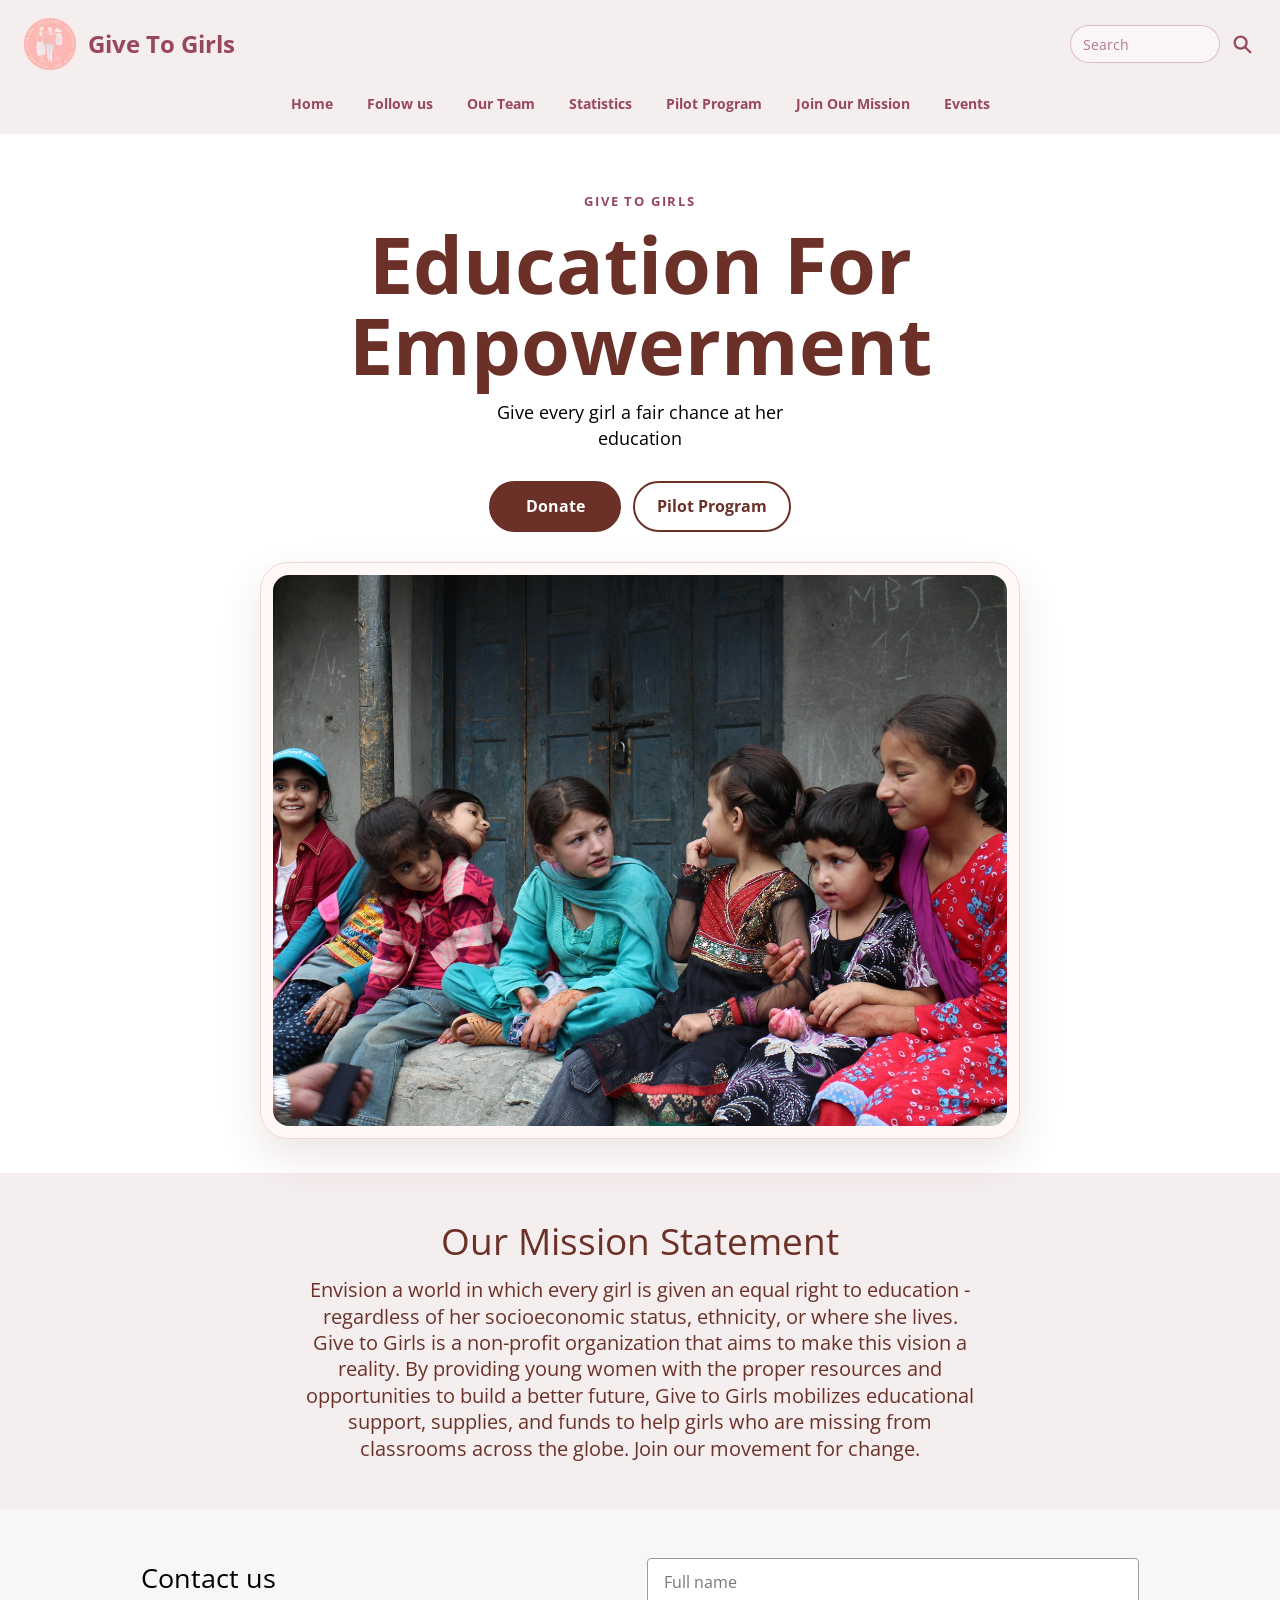
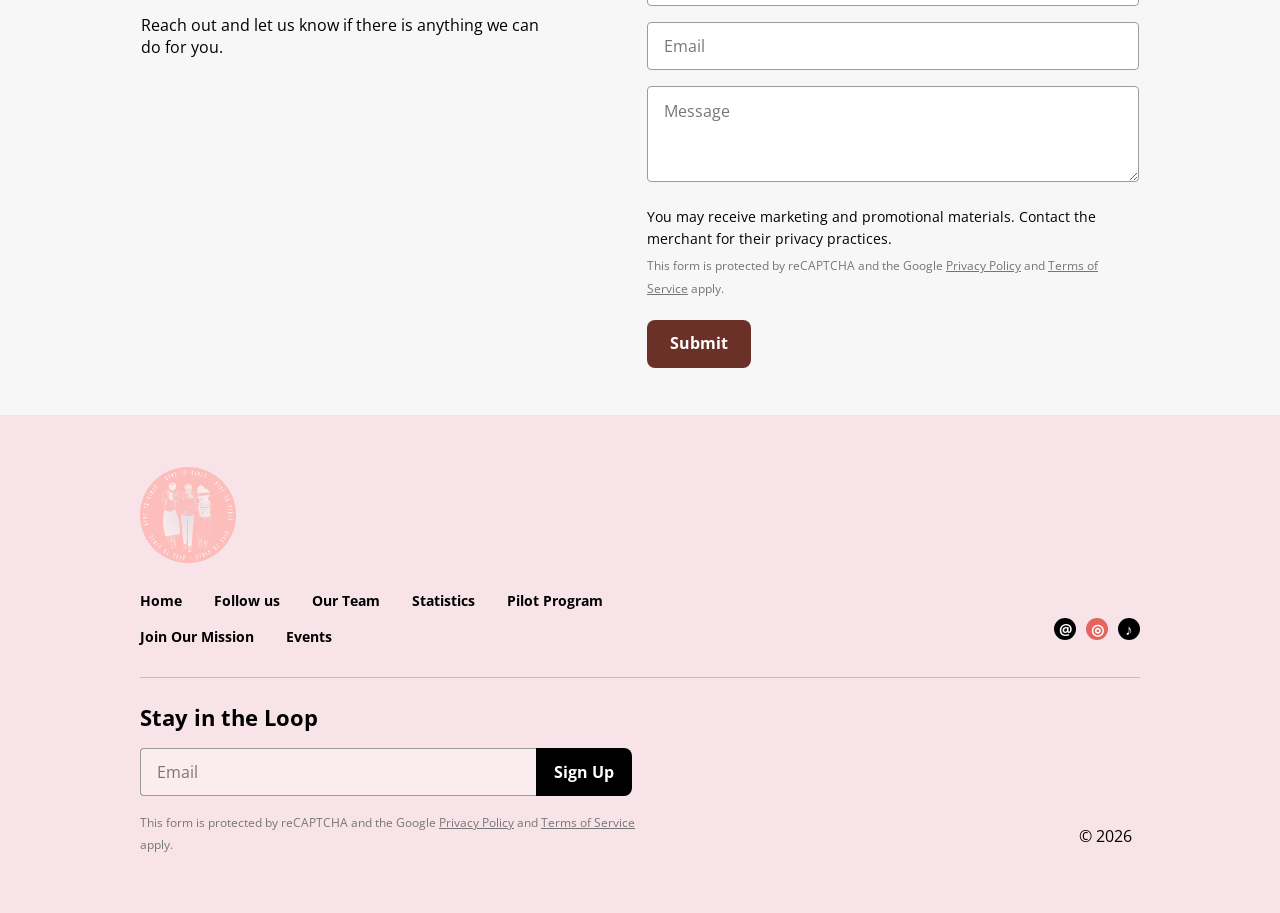
<file: index.html>
<!DOCTYPE html>
<html lang="en">
<head>
  <meta charset="UTF-8">
  <meta name="viewport" content="width=device-width, initial-scale=1.0">
  <title>Home | GiveToGirls</title>
  <link rel="preconnect" href="https://fonts.googleapis.com">
  <link rel="preconnect" href="https://fonts.gstatic.com" crossorigin>
  <link href="https://fonts.googleapis.com/css2?family=Open+Sans:wght@400;600;700&display=swap" rel="stylesheet">
  <link rel="stylesheet" href="styles.css?v=search">
</head>
<body>
  <header class="site-header">
    <div class="header-inner">
      <a class="site-title" href="index.html">
        <img src="gfg-footer-logo.png" alt="GiveToGirls logo">
        <span>Give To Girls</span>
      </a>
      <nav class="main-nav" aria-label="Main navigation">
        <a href="index.html">Home</a>
        <a href="follow-us.html">Follow us</a>
        <a href="our-team.html">Our Team</a>
        <a href="statistics.html">Statistics</a>
        <a href="pilot-program.html">Pilot Program</a>
        <a href="contact-us.html">Join Our Mission</a>
        <a href="events.html">Events</a>
      </nav>
      <form class="search-form" action="search.html" method="get" role="search">
        <input class="search-input" type="search" name="q" placeholder="Search" aria-label="Search site">
        <button class="search-button" type="submit" aria-label="Search">
          <svg viewBox="0 0 24 24" aria-hidden="true">
            <circle cx="10.5" cy="10.5" r="6.5"></circle>
            <path d="M15.5 15.5 21 21"></path>
          </svg>
        </button>
      </form>
    </div>
  </header>

  <main id="top">
    <section class="hero">
      <div class="hero-copy">
        <p class="hero-kicker">Give To Girls</p>
        <h1>Education For Empowerment</h1>
        <p>Give every girl a fair chance at her education</p>
        <div class="hero-actions">
          <a class="donate-button" href="contact-us.html">Donate</a>
          <a class="learn-button" href="pilot-program.html">Pilot Program</a>
        </div>
      </div>
      <figure class="hero-image">
        <img src="hero-girls.jpg" alt="Girls sitting together outside a classroom">
      </figure>
    </section>

    <section class="mission">
      <div class="mission-inner">
        <h2>Our Mission Statement</h2>
        <p>Envision a world in which every girl is given an equal right to education - regardless of her socioeconomic status, ethnicity, or where she lives. Give to Girls is a non-profit organization that aims to make this vision a reality. By providing young women with the proper resources and opportunities to build a better future, Give to Girls mobilizes educational support, supplies, and funds to help girls who are missing from classrooms across the globe. Join our movement for change.</p>
      </div>
    </section>

    <section class="contact-section" id="contact">
      <div class="contact-inner">
        <div class="contact-text">
          <h2>Contact us</h2>
          <p>Reach out and let us know if there is anything we can do for you.</p>
        </div>

        <form class="contact-form" action="https://formspree.io/f/xvzlljde" method="post" aria-label="Contact us">
          <input type="text" name="name" placeholder="Full name" aria-label="Full name">
          <input type="email" name="email" placeholder="Email" aria-label="Email" required>
          <textarea name="message" placeholder="Message" aria-label="Message"></textarea>
          <input type="hidden" name="_subject" value="New Give To Girls contact form submission">
          <p class="form-note">You may receive marketing and promotional materials. Contact the merchant for their privacy practices.</p>
          <p class="recaptcha">This form is protected by reCAPTCHA and the Google <a href="https://policies.google.com/privacy">Privacy Policy</a> and <a href="https://policies.google.com/terms">Terms of Service</a> apply.</p>
          <button class="submit-button" type="submit">Submit</button>
        </form>
      </div>
    </section>
  </main>

  <footer class="site-footer">
    <div class="footer-main">
      <div class="footer-top">
        <div class="footer-left">
          <a href="index.html" class="footer-logo-link" aria-label="GiveToGirls logo">
            <img class="footer-logo" src="gfg-footer-logo.png" alt="GiveToGirls logo">
          </a>
          <nav class="footer-nav" aria-label="Footer navigation">
            <a href="index.html">Home</a>
            <a href="follow-us.html">Follow us</a>
            <a href="our-team.html">Our Team</a>
            <a href="statistics.html">Statistics</a>
            <a href="pilot-program.html">Pilot Program</a>
            <a href="contact-us.html">Join Our Mission</a>
            <a href="events.html">Events</a>
          </nav>
        </div>

        <div class="social-links" aria-label="Social links">
          <a href="mailto:givetogirlss@gmail.com" aria-label="Email">
            <span>@</span>
          </a>
          <a class="instagram" href="https://www.instagram.com/givetogirlss" aria-label="Instagram">
            <span>◎</span>
          </a>
          <a href="https://www.tiktok.com/@givetogirls" aria-label="TikTok">
            <span>♪</span>
          </a>
        </div>
      </div>

      <div class="footer-divider"></div>

      <div class="newsletter">
        <h2>Stay in the Loop</h2>
        <form class="newsletter-form" action="https://formspree.io/f/xvzlljde" method="post">
          <input type="email" name="email" placeholder="Email" aria-label="Email">
          <input type="hidden" name="_subject" value="New Give To Girls newsletter signup">
          <button type="submit">Sign Up</button>
        </form>
        <p class="recaptcha">This form is protected by reCAPTCHA and the Google <a href="https://policies.google.com/privacy">Privacy Policy</a> and <a href="https://policies.google.com/terms">Terms of Service</a> apply.</p>
      </div>

      <p class="copyright">&copy; 2026</p>
    </div>
  </footer>  <script src="form-handler.js?v=forms"></script>

</body>
</html>
</file>
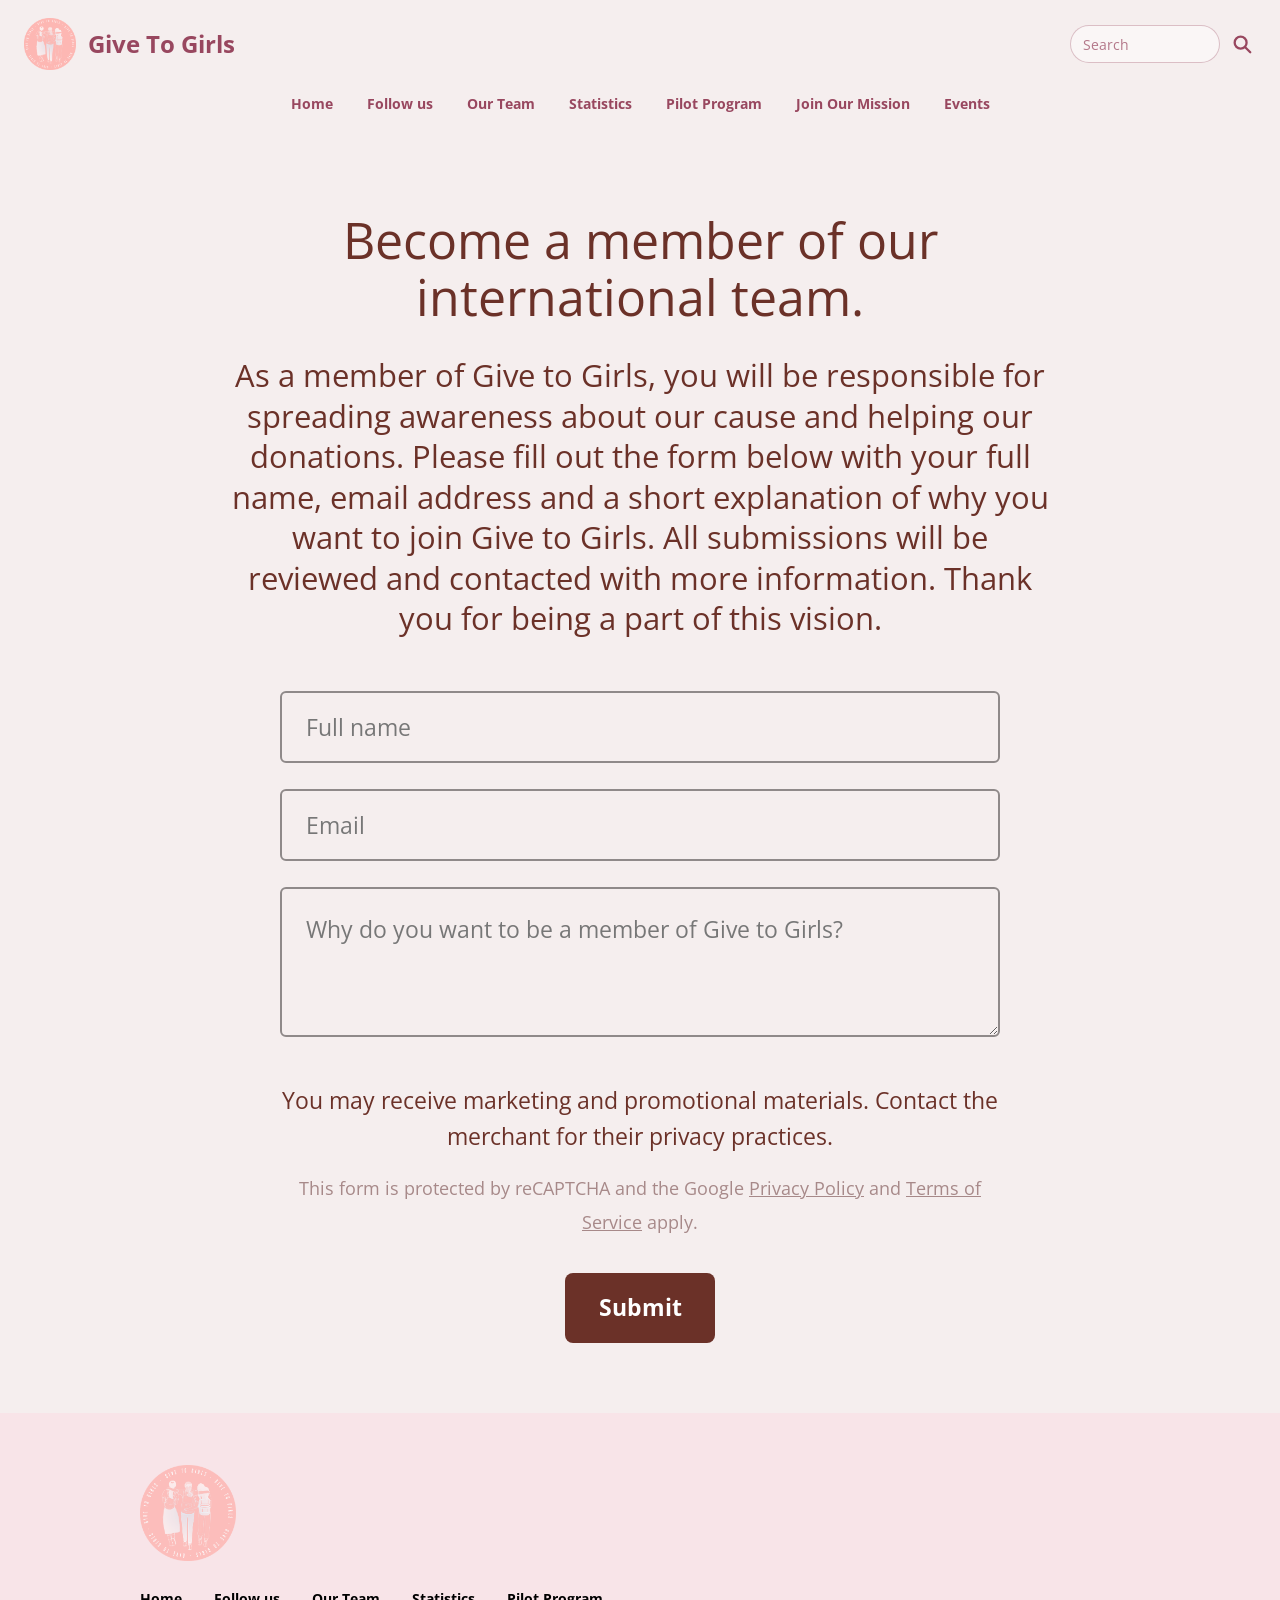
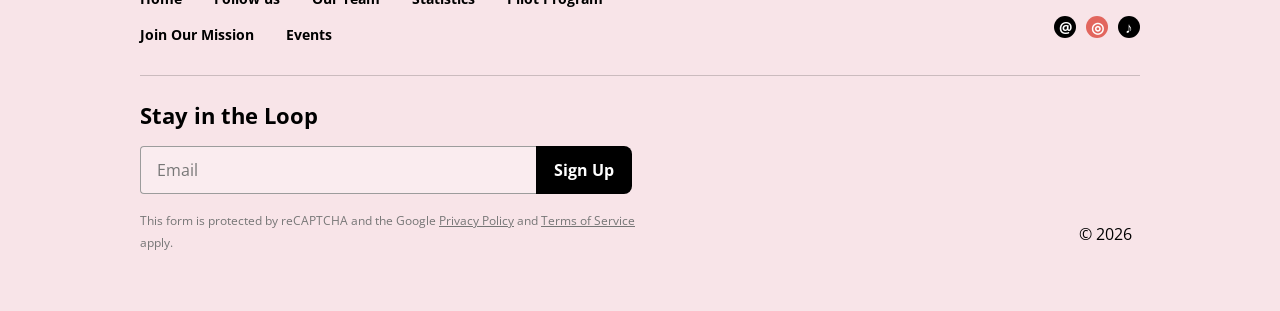
<file: contact-us.html>
<!DOCTYPE html>
<html lang="en">
<head>
  <meta charset="UTF-8">
  <meta name="viewport" content="width=device-width, initial-scale=1.0">
  <title>Join Our Mission | GiveToGirls</title>
  <link rel="preconnect" href="https://fonts.googleapis.com">
  <link rel="preconnect" href="https://fonts.gstatic.com" crossorigin>
  <link href="https://fonts.googleapis.com/css2?family=Open+Sans:wght@400;600;700&display=swap" rel="stylesheet">
  <link rel="stylesheet" href="styles.css?v=search">
</head>
<body>
  <header class="site-header">
    <div class="header-inner">
      <a class="site-title" href="index.html">
        <img src="gfg-footer-logo.png" alt="GiveToGirls logo">
        <span>Give To Girls</span>
      </a>
      <nav class="main-nav" aria-label="Main navigation">
        <a href="index.html">Home</a>
        <a href="follow-us.html">Follow us</a>
        <a href="our-team.html">Our Team</a>
        <a href="statistics.html">Statistics</a>
        <a href="pilot-program.html">Pilot Program</a>
        <a href="contact-us.html">Join Our Mission</a>
        <a href="events.html">Events</a>
      </nav>
      <form class="search-form" action="search.html" method="get" role="search">
        <input class="search-input" type="search" name="q" placeholder="Search" aria-label="Search site">
        <button class="search-button" type="submit" aria-label="Search">
          <svg viewBox="0 0 24 24" aria-hidden="true">
            <circle cx="10.5" cy="10.5" r="6.5"></circle>
            <path d="M15.5 15.5 21 21"></path>
          </svg>
        </button>
      </form>
    </div>
  </header>

  <main>
    <section class="join-section page-section">
      <div class="join-inner">
        <h1 class="join-title">Become a member of our international team.</h1>
        <p class="join-copy">As a member of Give to Girls, you will be responsible for spreading awareness about our cause and helping our donations. Please fill out the form below with your full name, email address and a short explanation of why you want to join Give to Girls. All submissions will be reviewed and contacted with more information. Thank you for being a part of this vision.</p>

        <form class="join-form" action="https://formspree.io/f/xvzlljde" method="post" aria-label="Join Our Mission">
          <input type="text" name="name" placeholder="Full name" aria-label="Full name">
          <input type="hidden" name="_subject" value="New Give To Girls membership application">
          <input type="email" name="email" placeholder="Email" aria-label="Email" required>
          <textarea name="reason" placeholder="Why do you want to be a member of Give to Girls?" aria-label="Why do you want to be a member of Give to Girls?"></textarea>
          <p class="form-note">You may receive marketing and promotional materials. Contact the merchant for their privacy practices.</p>
          <p class="recaptcha">This form is protected by reCAPTCHA and the Google <a href="https://policies.google.com/privacy">Privacy Policy</a> and <a href="https://policies.google.com/terms">Terms of Service</a> apply.</p>
          <button class="submit-button" type="submit">Submit</button>
        </form>
      </div>
    </section>
  </main>

  <footer class="site-footer">
    <div class="footer-main">
      <div class="footer-top">
        <div class="footer-left">
          <a href="index.html" class="footer-logo-link" aria-label="GiveToGirls logo">
            <img class="footer-logo" src="gfg-footer-logo.png" alt="GiveToGirls logo">
          </a>
          <nav class="footer-nav" aria-label="Footer navigation">
            <a href="index.html">Home</a>
            <a href="follow-us.html">Follow us</a>
            <a href="our-team.html">Our Team</a>
            <a href="statistics.html">Statistics</a>
            <a href="pilot-program.html">Pilot Program</a>
            <a href="contact-us.html">Join Our Mission</a>
            <a href="events.html">Events</a>
          </nav>
        </div>
        <div class="social-links" aria-label="Social links">
          <a href="mailto:givetogirlss@gmail.com" aria-label="Email"><span>@</span></a>
          <a class="instagram" href="https://www.instagram.com/givetogirlss" aria-label="Instagram"><span>◎</span></a>
          <a href="https://www.tiktok.com/@givetogirls" aria-label="TikTok"><span>♪</span></a>
        </div>
      </div>
      <div class="footer-divider"></div>
      <div class="newsletter">
        <h2>Stay in the Loop</h2>
        <form class="newsletter-form" action="https://formspree.io/f/xvzlljde" method="post">
          <input type="email" name="email" placeholder="Email" aria-label="Email">
          <input type="hidden" name="_subject" value="New Give To Girls newsletter signup">
          <button type="submit">Sign Up</button>
        </form>
        <p class="recaptcha">This form is protected by reCAPTCHA and the Google <a href="https://policies.google.com/privacy">Privacy Policy</a> and <a href="https://policies.google.com/terms">Terms of Service</a> apply.</p>
      </div>
      <p class="copyright">&copy; 2026</p>
    </div>
  </footer>  <script src="form-handler.js?v=forms"></script>

</body>
</html>
</file>
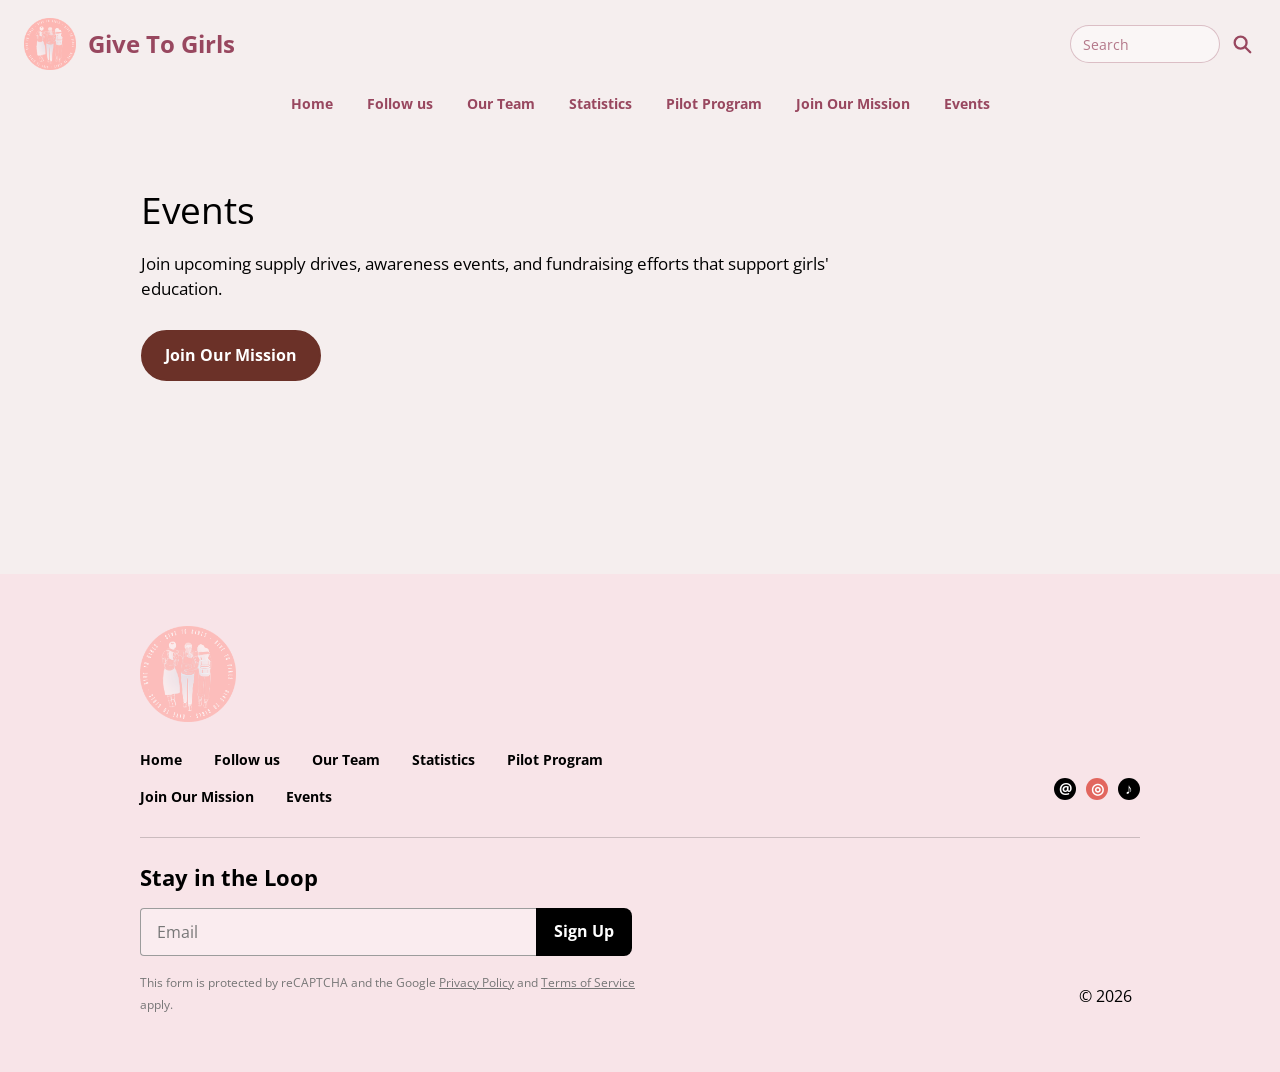
<file: events.html>
<!DOCTYPE html>
<html lang="en">
<head>
  <meta charset="UTF-8">
  <meta name="viewport" content="width=device-width, initial-scale=1.0">
  <title>Events | GiveToGirls</title>
  <link rel="preconnect" href="https://fonts.googleapis.com">
  <link rel="preconnect" href="https://fonts.gstatic.com" crossorigin>
  <link href="https://fonts.googleapis.com/css2?family=Open+Sans:wght@400;600;700&display=swap" rel="stylesheet">
  <link rel="stylesheet" href="styles.css?v=search">
</head>
<body>
  <header class="site-header">
    <div class="header-inner">
      <a class="site-title" href="index.html">
        <img src="gfg-footer-logo.png" alt="GiveToGirls logo">
        <span>Give To Girls</span>
      </a>
      <nav class="main-nav" aria-label="Main navigation">
        <a href="index.html">Home</a>
        <a href="follow-us.html">Follow us</a>
        <a href="our-team.html">Our Team</a>
        <a href="statistics.html">Statistics</a>
        <a href="pilot-program.html">Pilot Program</a>
        <a href="contact-us.html">Join Our Mission</a>
        <a href="events.html">Events</a>
      </nav>
      <form class="search-form" action="search.html" method="get" role="search">
        <input class="search-input" type="search" name="q" placeholder="Search" aria-label="Search site">
        <button class="search-button" type="submit" aria-label="Search">
          <svg viewBox="0 0 24 24" aria-hidden="true">
            <circle cx="10.5" cy="10.5" r="6.5"></circle>
            <path d="M15.5 15.5 21 21"></path>
          </svg>
        </button>
      </form>
    </div>
  </header>

  <main>
    <section class="info-section muted-info page-section">
      <div class="info-inner">
        <h1 class="page-title">Events</h1>
        <p class="page-copy">Join upcoming supply drives, awareness events, and fundraising efforts that support girls' education.</p>
        <a class="donate-button page-cta" href="contact-us.html">Join Our Mission</a>
      </div>
    </section>
  </main>

  <footer class="site-footer">
    <div class="footer-main">
      <div class="footer-top">
        <div class="footer-left">
          <a href="index.html" class="footer-logo-link" aria-label="GiveToGirls logo">
            <img class="footer-logo" src="gfg-footer-logo.png" alt="GiveToGirls logo">
          </a>
          <nav class="footer-nav" aria-label="Footer navigation">
            <a href="index.html">Home</a>
            <a href="follow-us.html">Follow us</a>
            <a href="our-team.html">Our Team</a>
            <a href="statistics.html">Statistics</a>
            <a href="pilot-program.html">Pilot Program</a>
            <a href="contact-us.html">Join Our Mission</a>
            <a href="events.html">Events</a>
          </nav>
        </div>
        <div class="social-links" aria-label="Social links">
          <a href="mailto:givetogirlss@gmail.com" aria-label="Email"><span>@</span></a>
          <a class="instagram" href="https://www.instagram.com/givetogirlss" aria-label="Instagram"><span>◎</span></a>
          <a href="https://www.tiktok.com/@givetogirls" aria-label="TikTok"><span>♪</span></a>
        </div>
      </div>
      <div class="footer-divider"></div>
      <div class="newsletter">
        <h2>Stay in the Loop</h2>
        <form class="newsletter-form" action="https://formspree.io/f/xvzlljde" method="post">
          <input type="email" name="email" placeholder="Email" aria-label="Email">
          <input type="hidden" name="_subject" value="New Give To Girls newsletter signup">
          <button type="submit">Sign Up</button>
        </form>
        <p class="recaptcha">This form is protected by reCAPTCHA and the Google <a href="https://policies.google.com/privacy">Privacy Policy</a> and <a href="https://policies.google.com/terms">Terms of Service</a> apply.</p>
      </div>
      <p class="copyright">&copy; 2026</p>
    </div>
  </footer>  <script src="form-handler.js?v=forms"></script>

</body>
</html>
</file>
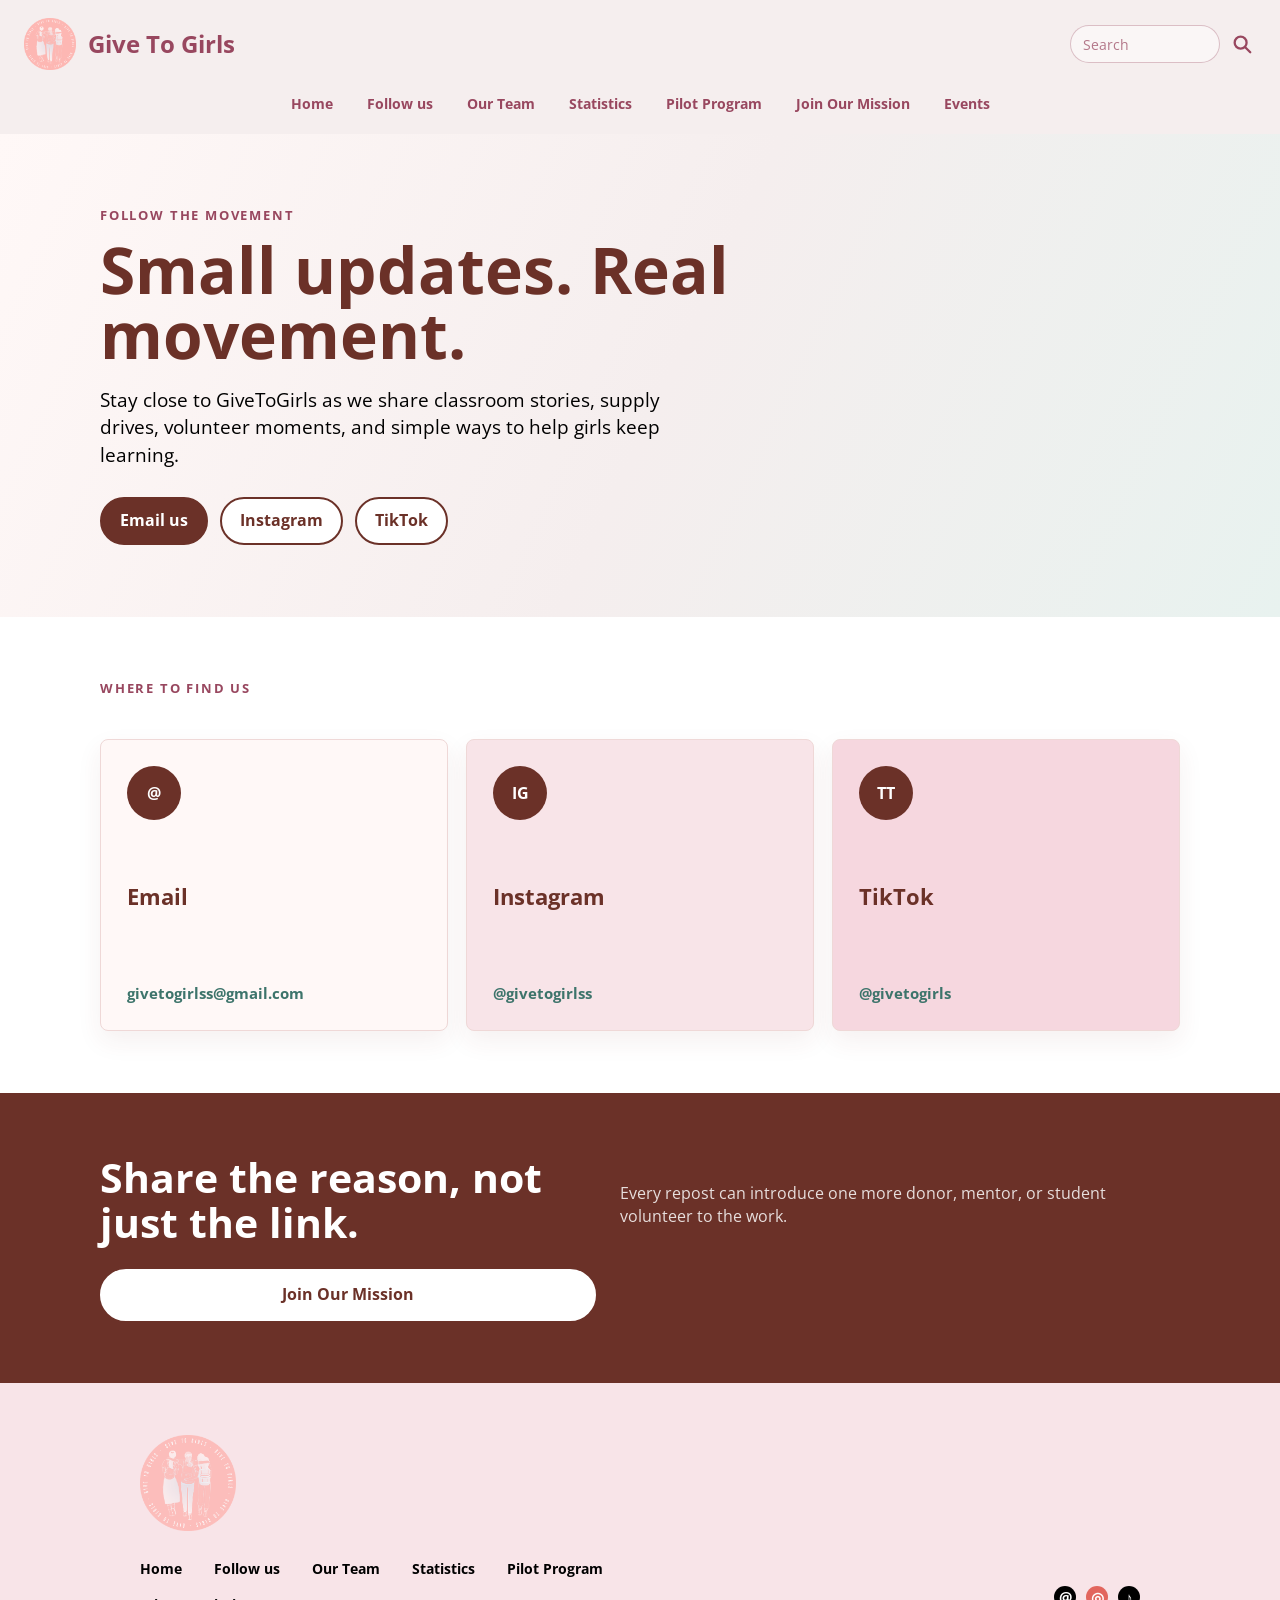
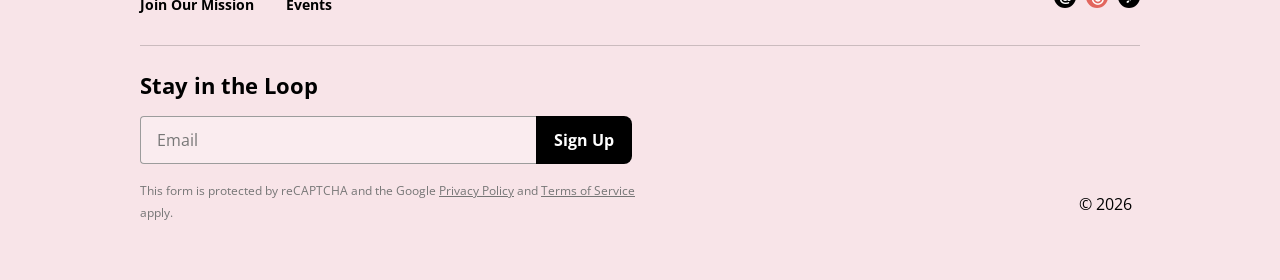
<file: follow-us.html>
<!DOCTYPE html>
<html lang="en">
<head>
  <meta charset="UTF-8">
  <meta name="viewport" content="width=device-width, initial-scale=1.0">
  <title>Follow us | GiveToGirls</title>
  <link rel="preconnect" href="https://fonts.googleapis.com">
  <link rel="preconnect" href="https://fonts.gstatic.com" crossorigin>
  <link href="https://fonts.googleapis.com/css2?family=Open+Sans:wght@400;600;700&display=swap" rel="stylesheet">
  <link rel="stylesheet" href="styles.css?v=search">
</head>
<body>
  <header class="site-header">
    <div class="header-inner">
      <a class="site-title" href="index.html">
        <img src="gfg-footer-logo.png" alt="GiveToGirls logo">
        <span>Give To Girls</span>
      </a>
      <nav class="main-nav" aria-label="Main navigation">
        <a href="index.html">Home</a>
        <a href="follow-us.html">Follow us</a>
        <a href="our-team.html">Our Team</a>
        <a href="statistics.html">Statistics</a>
        <a href="pilot-program.html">Pilot Program</a>
        <a href="contact-us.html">Join Our Mission</a>
        <a href="events.html">Events</a>
      </nav>
      <form class="search-form" action="search.html" method="get" role="search">
        <input class="search-input" type="search" name="q" placeholder="Search" aria-label="Search site">
        <button class="search-button" type="submit" aria-label="Search">
          <svg viewBox="0 0 24 24" aria-hidden="true">
            <circle cx="10.5" cy="10.5" r="6.5"></circle>
            <path d="M15.5 15.5 21 21"></path>
          </svg>
        </button>
      </form>
    </div>
  </header>

  <main>
    <section class="social-hero page-section">
      <div class="social-hero-inner">
        <div class="social-hero-copy">
          <p class="section-kicker">Follow the movement</p>
          <h1 class="page-title">Small updates. Real movement.</h1>
          <p class="page-copy">Stay close to GiveToGirls as we share classroom stories, supply drives, volunteer moments, and simple ways to help girls keep learning.</p>
          <div class="link-buttons social-actions" aria-label="Follow GiveToGirls">
            <a href="mailto:givetogirlss@gmail.com">Email us</a>
            <a href="https://www.instagram.com/givetogirlss">Instagram</a>
            <a href="https://www.tiktok.com/@givetogirls">TikTok</a>
          </div>
        </div>
      </div>
    </section>

    <section class="signal-section">
      <div class="signal-inner">
        <div class="signal-heading">
          <p class="section-kicker">Where to find us</p>
        </div>
        <div class="channel-grid">
          <a class="channel-card email-channel" href="mailto:givetogirlss@gmail.com">
            <span class="channel-mark">@</span>
            <h3>Email</h3>
            <strong>givetogirlss@gmail.com</strong>
          </a>
          <a class="channel-card instagram-channel" href="https://www.instagram.com/givetogirlss">
            <span class="channel-mark">IG</span>
            <h3>Instagram</h3>
            <strong>@givetogirlss</strong>
          </a>
          <a class="channel-card tiktok-channel" href="https://www.tiktok.com/@givetogirls">
            <span class="channel-mark">TT</span>
            <h3>TikTok</h3>
            <strong>@givetogirls</strong>
          </a>
        </div>
      </div>
    </section>

    <section class="share-strip">
      <div class="share-strip-inner">
        <h2>Share the reason, not just the link.</h2>
        <p>Every repost can introduce one more donor, mentor, or student volunteer to the work.</p>
        <a class="donate-button" href="contact-us.html">Join Our Mission</a>
      </div>
    </section>
  </main>

  <footer class="site-footer">
    <div class="footer-main">
      <div class="footer-top">
        <div class="footer-left">
          <a href="index.html" class="footer-logo-link" aria-label="GiveToGirls logo">
            <img class="footer-logo" src="gfg-footer-logo.png" alt="GiveToGirls logo">
          </a>
          <nav class="footer-nav" aria-label="Footer navigation">
            <a href="index.html">Home</a>
            <a href="follow-us.html">Follow us</a>
            <a href="our-team.html">Our Team</a>
            <a href="statistics.html">Statistics</a>
            <a href="pilot-program.html">Pilot Program</a>
            <a href="contact-us.html">Join Our Mission</a>
            <a href="events.html">Events</a>
          </nav>
        </div>
        <div class="social-links" aria-label="Social links">
          <a href="mailto:givetogirlss@gmail.com" aria-label="Email"><span>@</span></a>
          <a class="instagram" href="https://www.instagram.com/givetogirlss" aria-label="Instagram"><span>◎</span></a>
          <a href="https://www.tiktok.com/@givetogirls" aria-label="TikTok"><span>♪</span></a>
        </div>
      </div>
      <div class="footer-divider"></div>
      <div class="newsletter">
        <h2>Stay in the Loop</h2>
        <form class="newsletter-form" action="https://formspree.io/f/xvzlljde" method="post">
          <input type="email" name="email" placeholder="Email" aria-label="Email">
          <input type="hidden" name="_subject" value="New Give To Girls newsletter signup">
          <button type="submit">Sign Up</button>
        </form>
        <p class="recaptcha">This form is protected by reCAPTCHA and the Google <a href="https://policies.google.com/privacy">Privacy Policy</a> and <a href="https://policies.google.com/terms">Terms of Service</a> apply.</p>
      </div>
      <p class="copyright">&copy; 2026</p>
    </div>
  </footer>  <script src="form-handler.js?v=forms"></script>

</body>
</html>
</file>
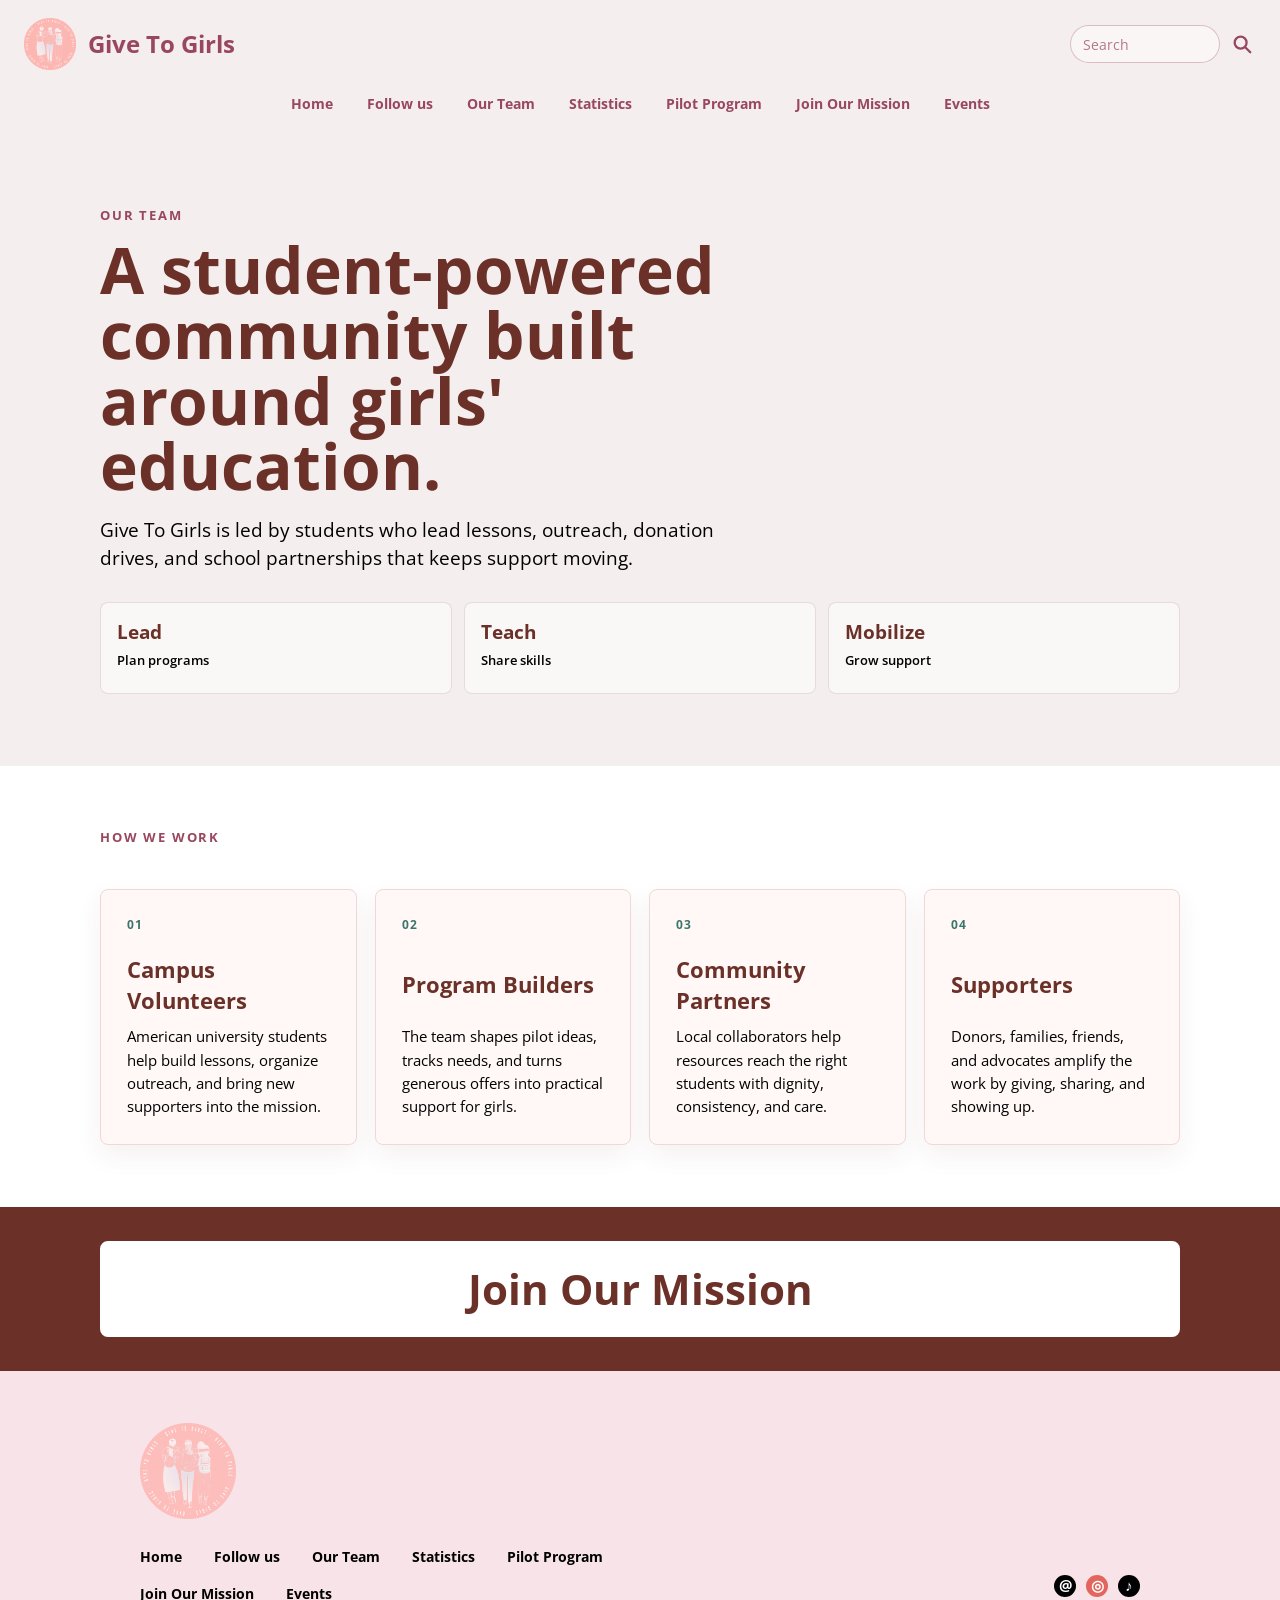
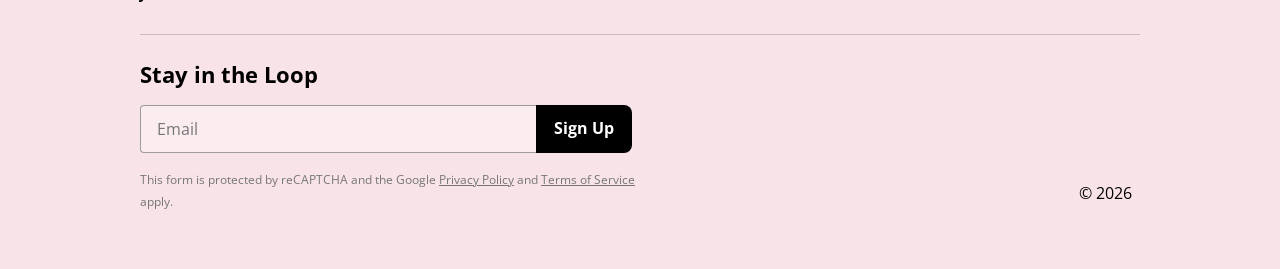
<file: our-team.html>
<!DOCTYPE html>
<html lang="en">
<head>
  <meta charset="UTF-8">
  <meta name="viewport" content="width=device-width, initial-scale=1.0">
  <title>Our Team | GiveToGirls</title>
  <link rel="preconnect" href="https://fonts.googleapis.com">
  <link rel="preconnect" href="https://fonts.gstatic.com" crossorigin>
  <link href="https://fonts.googleapis.com/css2?family=Open+Sans:wght@400;600;700&display=swap" rel="stylesheet">
  <link rel="stylesheet" href="styles.css?v=search">
</head>
<body>
  <header class="site-header">
    <div class="header-inner">
      <a class="site-title" href="index.html">
        <img src="gfg-footer-logo.png" alt="GiveToGirls logo">
        <span>Give To Girls</span>
      </a>
      <nav class="main-nav" aria-label="Main navigation">
        <a href="index.html">Home</a>
        <a href="follow-us.html">Follow us</a>
        <a href="our-team.html">Our Team</a>
        <a href="statistics.html">Statistics</a>
        <a href="pilot-program.html">Pilot Program</a>
        <a href="contact-us.html">Join Our Mission</a>
        <a href="events.html">Events</a>
      </nav>
      <form class="search-form" action="search.html" method="get" role="search">
        <input class="search-input" type="search" name="q" placeholder="Search" aria-label="Search site">
        <button class="search-button" type="submit" aria-label="Search">
          <svg viewBox="0 0 24 24" aria-hidden="true">
            <circle cx="10.5" cy="10.5" r="6.5"></circle>
            <path d="M15.5 15.5 21 21"></path>
          </svg>
        </button>
      </form>
    </div>
  </header>

  <main>
    <section class="team-hero page-section">
      <div class="team-hero-inner">
        <div class="team-copy">
          <p class="section-kicker">Our Team</p>
          <h1 class="page-title">A student-powered community built around girls' education.</h1>
          <p class="page-copy">Give To Girls is led by students who lead lessons, outreach, donation drives, and school partnerships that keeps support moving.</p>
          <div class="team-stats" aria-label="Team strengths">
            <div>
              <strong>Lead</strong>
              <span>Plan programs</span>
            </div>
            <div>
              <strong>Teach</strong>
              <span>Share skills</span>
            </div>
            <div>
              <strong>Mobilize</strong>
              <span>Grow support</span>
            </div>
          </div>
        </div>
      </div>
    </section>

    <section class="team-roles-section">
      <div class="team-roles-inner">
        <div class="signal-heading">
          <p class="section-kicker">How we work</p>
        </div>
        <div class="team-role-grid">
          <article class="team-role-card">
            <span>01</span>
            <h3>Campus Volunteers</h3>
            <p>American university students help build lessons, organize outreach, and bring new supporters into the mission.</p>
          </article>
          <article class="team-role-card">
            <span>02</span>
            <h3>Program Builders</h3>
            <p>The team shapes pilot ideas, tracks needs, and turns generous offers into practical support for girls.</p>
          </article>
          <article class="team-role-card">
            <span>03</span>
            <h3>Community Partners</h3>
            <p>Local collaborators help resources reach the right students with dignity, consistency, and care.</p>
          </article>
          <article class="team-role-card">
            <span>04</span>
            <h3>Supporters</h3>
            <p>Donors, families, friends, and advocates amplify the work by giving, sharing, and showing up.</p>
          </article>
        </div>
      </div>
    </section>

    <section class="team-invite">
      <div class="team-invite-inner">
        <a class="donate-button" href="contact-us.html">Join Our Mission</a>
      </div>
    </section>
  </main>

  <footer class="site-footer">
    <div class="footer-main">
      <div class="footer-top">
        <div class="footer-left">
          <a href="index.html" class="footer-logo-link" aria-label="GiveToGirls logo">
            <img class="footer-logo" src="gfg-footer-logo.png" alt="GiveToGirls logo">
          </a>
          <nav class="footer-nav" aria-label="Footer navigation">
            <a href="index.html">Home</a>
            <a href="follow-us.html">Follow us</a>
            <a href="our-team.html">Our Team</a>
            <a href="statistics.html">Statistics</a>
            <a href="pilot-program.html">Pilot Program</a>
            <a href="contact-us.html">Join Our Mission</a>
            <a href="events.html">Events</a>
          </nav>
        </div>
        <div class="social-links" aria-label="Social links">
          <a href="mailto:givetogirlss@gmail.com" aria-label="Email"><span>@</span></a>
          <a class="instagram" href="https://www.instagram.com/givetogirlss" aria-label="Instagram"><span>◎</span></a>
          <a href="https://www.tiktok.com/@givetogirls" aria-label="TikTok"><span>♪</span></a>
        </div>
      </div>
      <div class="footer-divider"></div>
      <div class="newsletter">
        <h2>Stay in the Loop</h2>
        <form class="newsletter-form" action="https://formspree.io/f/xvzlljde" method="post">
          <input type="email" name="email" placeholder="Email" aria-label="Email">
          <input type="hidden" name="_subject" value="New Give To Girls newsletter signup">
          <button type="submit">Sign Up</button>
        </form>
        <p class="recaptcha">This form is protected by reCAPTCHA and the Google <a href="https://policies.google.com/privacy">Privacy Policy</a> and <a href="https://policies.google.com/terms">Terms of Service</a> apply.</p>
      </div>
      <p class="copyright">&copy; 2026</p>
    </div>
  </footer>  <script src="form-handler.js?v=forms"></script>

</body>
</html>
</file>
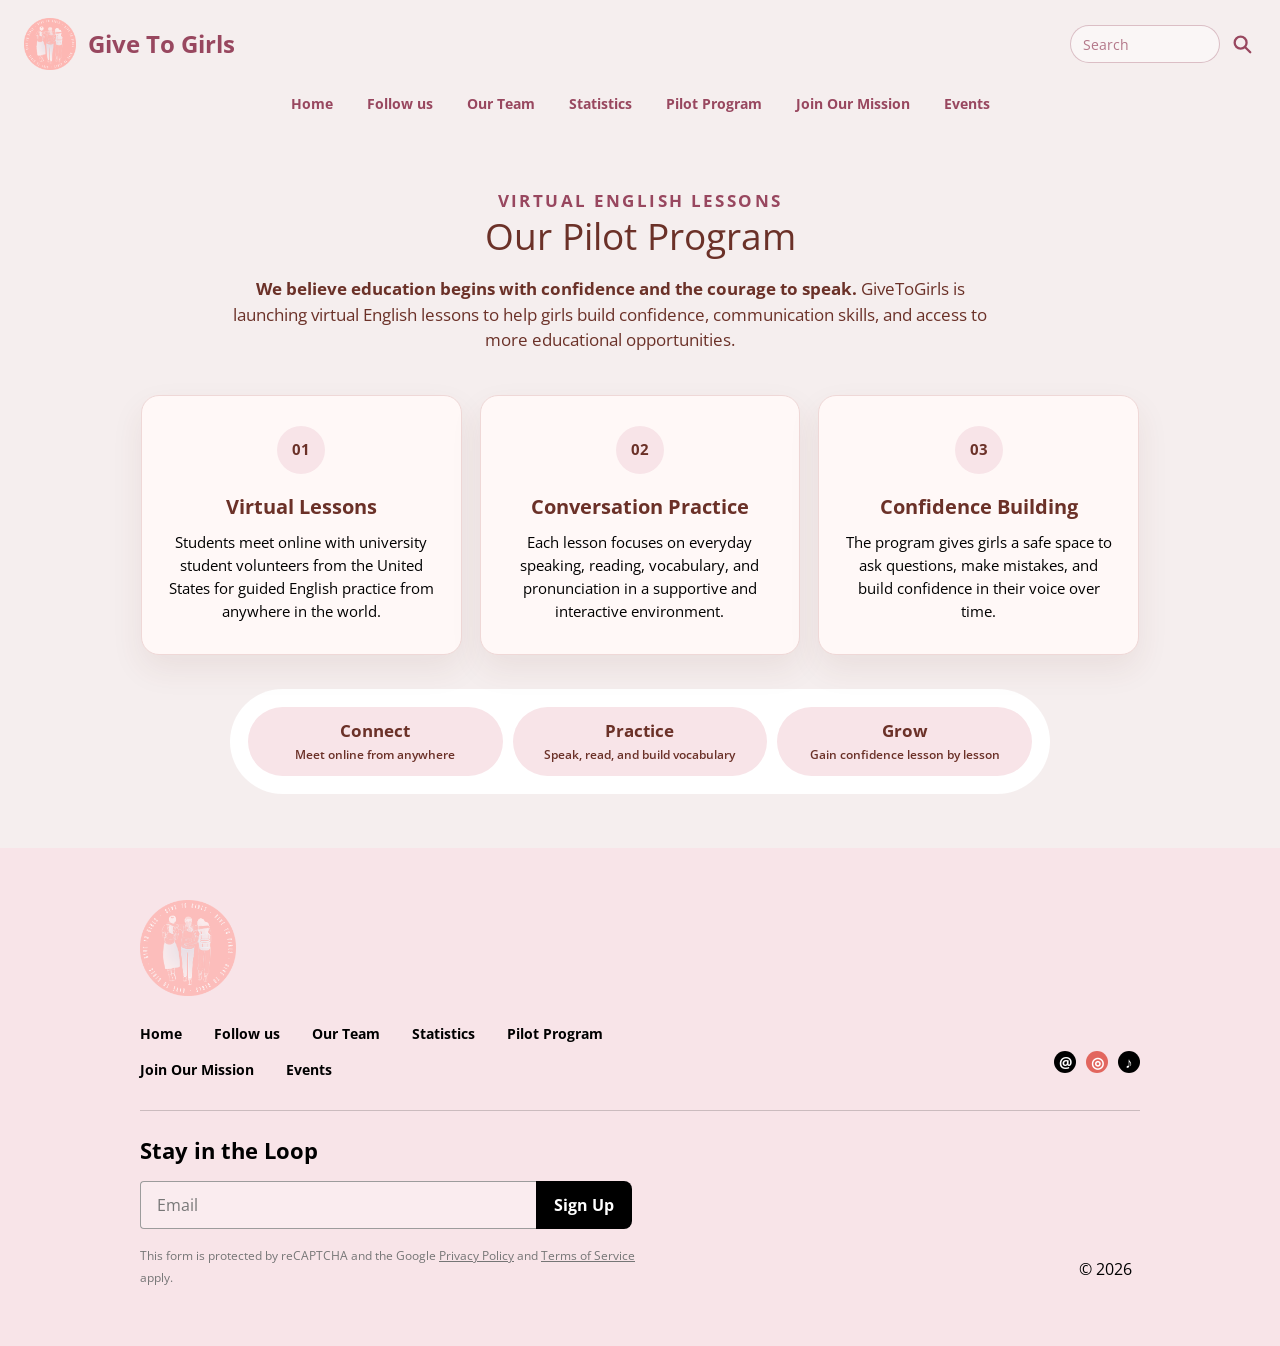
<file: pilot-program.html>
<!DOCTYPE html>
<html lang="en">
<head>
  <meta charset="UTF-8">
  <meta name="viewport" content="width=device-width, initial-scale=1.0">
  <title>Pilot Program | GiveToGirls</title>
  <link rel="preconnect" href="https://fonts.googleapis.com">
  <link rel="preconnect" href="https://fonts.gstatic.com" crossorigin>
  <link href="https://fonts.googleapis.com/css2?family=Open+Sans:wght@400;600;700&display=swap" rel="stylesheet">
  <link rel="stylesheet" href="styles.css?v=search">
</head>
<body>
  <header class="site-header">
    <div class="header-inner">
      <a class="site-title" href="index.html">
        <img src="gfg-footer-logo.png" alt="GiveToGirls logo">
        <span>Give To Girls</span>
      </a>
      <nav class="main-nav" aria-label="Main navigation">
        <a href="index.html">Home</a>
        <a href="follow-us.html">Follow us</a>
        <a href="our-team.html">Our Team</a>
        <a href="statistics.html">Statistics</a>
        <a href="pilot-program.html">Pilot Program</a>
        <a href="contact-us.html">Join Our Mission</a>
        <a href="events.html">Events</a>
      </nav>
      <form class="search-form" action="search.html" method="get" role="search">
        <input class="search-input" type="search" name="q" placeholder="Search" aria-label="Search site">
        <button class="search-button" type="submit" aria-label="Search">
          <svg viewBox="0 0 24 24" aria-hidden="true">
            <circle cx="10.5" cy="10.5" r="6.5"></circle>
            <path d="M15.5 15.5 21 21"></path>
          </svg>
        </button>
      </form>
    </div>
  </header>

  <main>
    <section class="info-section muted-info pilot-section page-section">
      <div class="info-inner pilot-inner">
        <div class="pilot-hero">
          <p class="pilot-kicker">Virtual English Lessons</p>
          <h1 class="page-title">Our Pilot Program</h1>
          <p class="pilot-lede"><strong>We believe education begins with confidence and the courage to speak.</strong> GiveToGirls is launching virtual English lessons to help girls build confidence, communication skills, and access to more educational opportunities.</p>
        </div>

        <div class="pilot-card-grid">
          <article class="pilot-card">
            <span class="pilot-number">01</span>
            <h3>Virtual Lessons</h3>
            <p>Students meet online with university student volunteers from the United States for guided English practice from anywhere in the world.</p>
          </article>
          <article class="pilot-card">
            <span class="pilot-number">02</span>
            <h3>Conversation Practice</h3>
            <p>Each lesson focuses on everyday speaking, reading, vocabulary, and pronunciation in a supportive and interactive environment.</p>
          </article>
          <article class="pilot-card">
            <span class="pilot-number">03</span>
            <h3>Confidence Building</h3>
            <p>The program gives girls a safe space to ask questions, make mistakes, and build confidence in their voice over time.</p>
          </article>
        </div>

        <div class="pilot-path" aria-label="Pilot program flow">
          <div><strong>Connect</strong><span>Meet online from anywhere</span></div>
          <div><strong>Practice</strong><span>Speak, read, and build vocabulary</span></div>
          <div><strong>Grow</strong><span>Gain confidence lesson by lesson</span></div>
        </div>
      </div>
    </section>
  </main>

  <footer class="site-footer">
    <div class="footer-main">
      <div class="footer-top">
        <div class="footer-left">
          <a href="index.html" class="footer-logo-link" aria-label="GiveToGirls logo">
            <img class="footer-logo" src="gfg-footer-logo.png" alt="GiveToGirls logo">
          </a>
          <nav class="footer-nav" aria-label="Footer navigation">
            <a href="index.html">Home</a>
            <a href="follow-us.html">Follow us</a>
            <a href="our-team.html">Our Team</a>
            <a href="statistics.html">Statistics</a>
            <a href="pilot-program.html">Pilot Program</a>
            <a href="contact-us.html">Join Our Mission</a>
            <a href="events.html">Events</a>
          </nav>
        </div>
        <div class="social-links" aria-label="Social links">
          <a href="mailto:givetogirlss@gmail.com" aria-label="Email"><span>@</span></a>
          <a class="instagram" href="https://www.instagram.com/givetogirlss" aria-label="Instagram"><span>◎</span></a>
          <a href="https://www.tiktok.com/@givetogirls" aria-label="TikTok"><span>♪</span></a>
        </div>
      </div>
      <div class="footer-divider"></div>
      <div class="newsletter">
        <h2>Stay in the Loop</h2>
        <form class="newsletter-form" action="https://formspree.io/f/xvzlljde" method="post">
          <input type="email" name="email" placeholder="Email" aria-label="Email">
          <input type="hidden" name="_subject" value="New Give To Girls newsletter signup">
          <button type="submit">Sign Up</button>
        </form>
        <p class="recaptcha">This form is protected by reCAPTCHA and the Google <a href="https://policies.google.com/privacy">Privacy Policy</a> and <a href="https://policies.google.com/terms">Terms of Service</a> apply.</p>
      </div>
      <p class="copyright">&copy; 2026</p>
    </div>
  </footer>  <script src="form-handler.js?v=forms"></script>

</body>
</html>
</file>
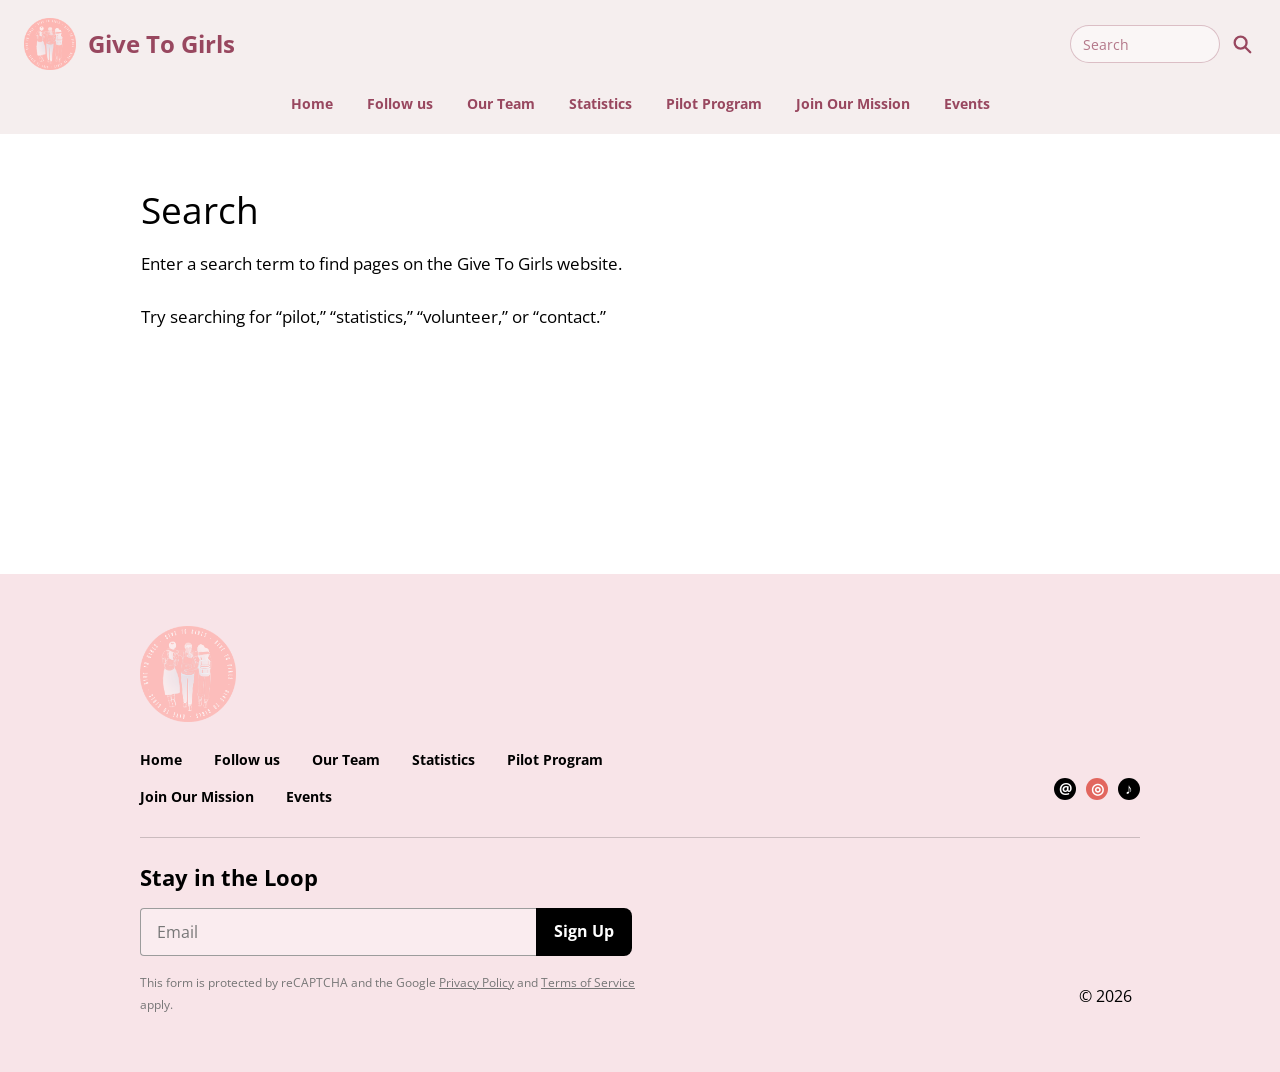
<file: search.html>
<!DOCTYPE html>
<html lang="en">
<head>
  <meta charset="UTF-8">
  <meta name="viewport" content="width=device-width, initial-scale=1.0">
  <title>Search | GiveToGirls</title>
  <link rel="preconnect" href="https://fonts.googleapis.com">
  <link rel="preconnect" href="https://fonts.gstatic.com" crossorigin>
  <link href="https://fonts.googleapis.com/css2?family=Open+Sans:wght@400;600;700&display=swap" rel="stylesheet">
  <link rel="stylesheet" href="styles.css?v=search">
</head>
<body>
  <header class="site-header">
    <div class="header-inner">
      <a class="site-title" href="index.html">
        <img src="gfg-footer-logo.png" alt="GiveToGirls logo">
        <span>Give To Girls</span>
      </a>
      <nav class="main-nav" aria-label="Main navigation">
        <a href="index.html">Home</a>
        <a href="follow-us.html">Follow us</a>
        <a href="our-team.html">Our Team</a>
        <a href="statistics.html">Statistics</a>
        <a href="pilot-program.html">Pilot Program</a>
        <a href="contact-us.html">Join Our Mission</a>
        <a href="events.html">Events</a>
      </nav>
      <form class="search-form" action="search.html" method="get" role="search">
        <input class="search-input" type="search" name="q" placeholder="Search" aria-label="Search site">
        <button class="search-button" type="submit" aria-label="Search">
          <svg viewBox="0 0 24 24" aria-hidden="true">
            <circle cx="10.5" cy="10.5" r="6.5"></circle>
            <path d="M15.5 15.5 21 21"></path>
          </svg>
        </button>
      </form>
    </div>
  </header>

  <main>
    <section class="info-section page-section">
      <div class="info-inner">
        <h1 class="page-title">Search</h1>
        <p class="page-copy" id="search-summary">Enter a search term to find pages on the Give To Girls website.</p>
        <div class="search-results" id="search-results"></div>
      </div>
    </section>
  </main>

  <footer class="site-footer">
    <div class="footer-main">
      <div class="footer-top">
        <div class="footer-left">
          <a href="index.html" class="footer-logo-link" aria-label="GiveToGirls logo">
            <img class="footer-logo" src="gfg-footer-logo.png" alt="GiveToGirls logo">
          </a>
          <nav class="footer-nav" aria-label="Footer navigation">
            <a href="index.html">Home</a>
            <a href="follow-us.html">Follow us</a>
            <a href="our-team.html">Our Team</a>
            <a href="statistics.html">Statistics</a>
            <a href="pilot-program.html">Pilot Program</a>
            <a href="contact-us.html">Join Our Mission</a>
            <a href="events.html">Events</a>
          </nav>
        </div>
        <div class="social-links" aria-label="Social links">
          <a href="mailto:givetogirlss@gmail.com" aria-label="Email"><span>@</span></a>
          <a class="instagram" href="https://www.instagram.com/givetogirlss" aria-label="Instagram"><span>◎</span></a>
          <a href="https://www.tiktok.com/@givetogirls" aria-label="TikTok"><span>♪</span></a>
        </div>
      </div>
      <div class="footer-divider"></div>
      <div class="newsletter">
        <h2>Stay in the Loop</h2>
        <form class="newsletter-form" action="https://formspree.io/f/xvzlljde" method="post">
          <input type="email" name="email" placeholder="Email" aria-label="Email">
          <input type="hidden" name="_subject" value="New Give To Girls newsletter signup">
          <button type="submit">Sign Up</button>
        </form>
        <p class="recaptcha">This form is protected by reCAPTCHA and the Google <a href="https://policies.google.com/privacy">Privacy Policy</a> and <a href="https://policies.google.com/terms">Terms of Service</a> apply.</p>
      </div>
      <p class="copyright">&copy; 2026</p>
    </div>
  </footer>

  <script src="search.js?v=search"></script>  <script src="form-handler.js?v=forms"></script>

</body>
</html>
</file>
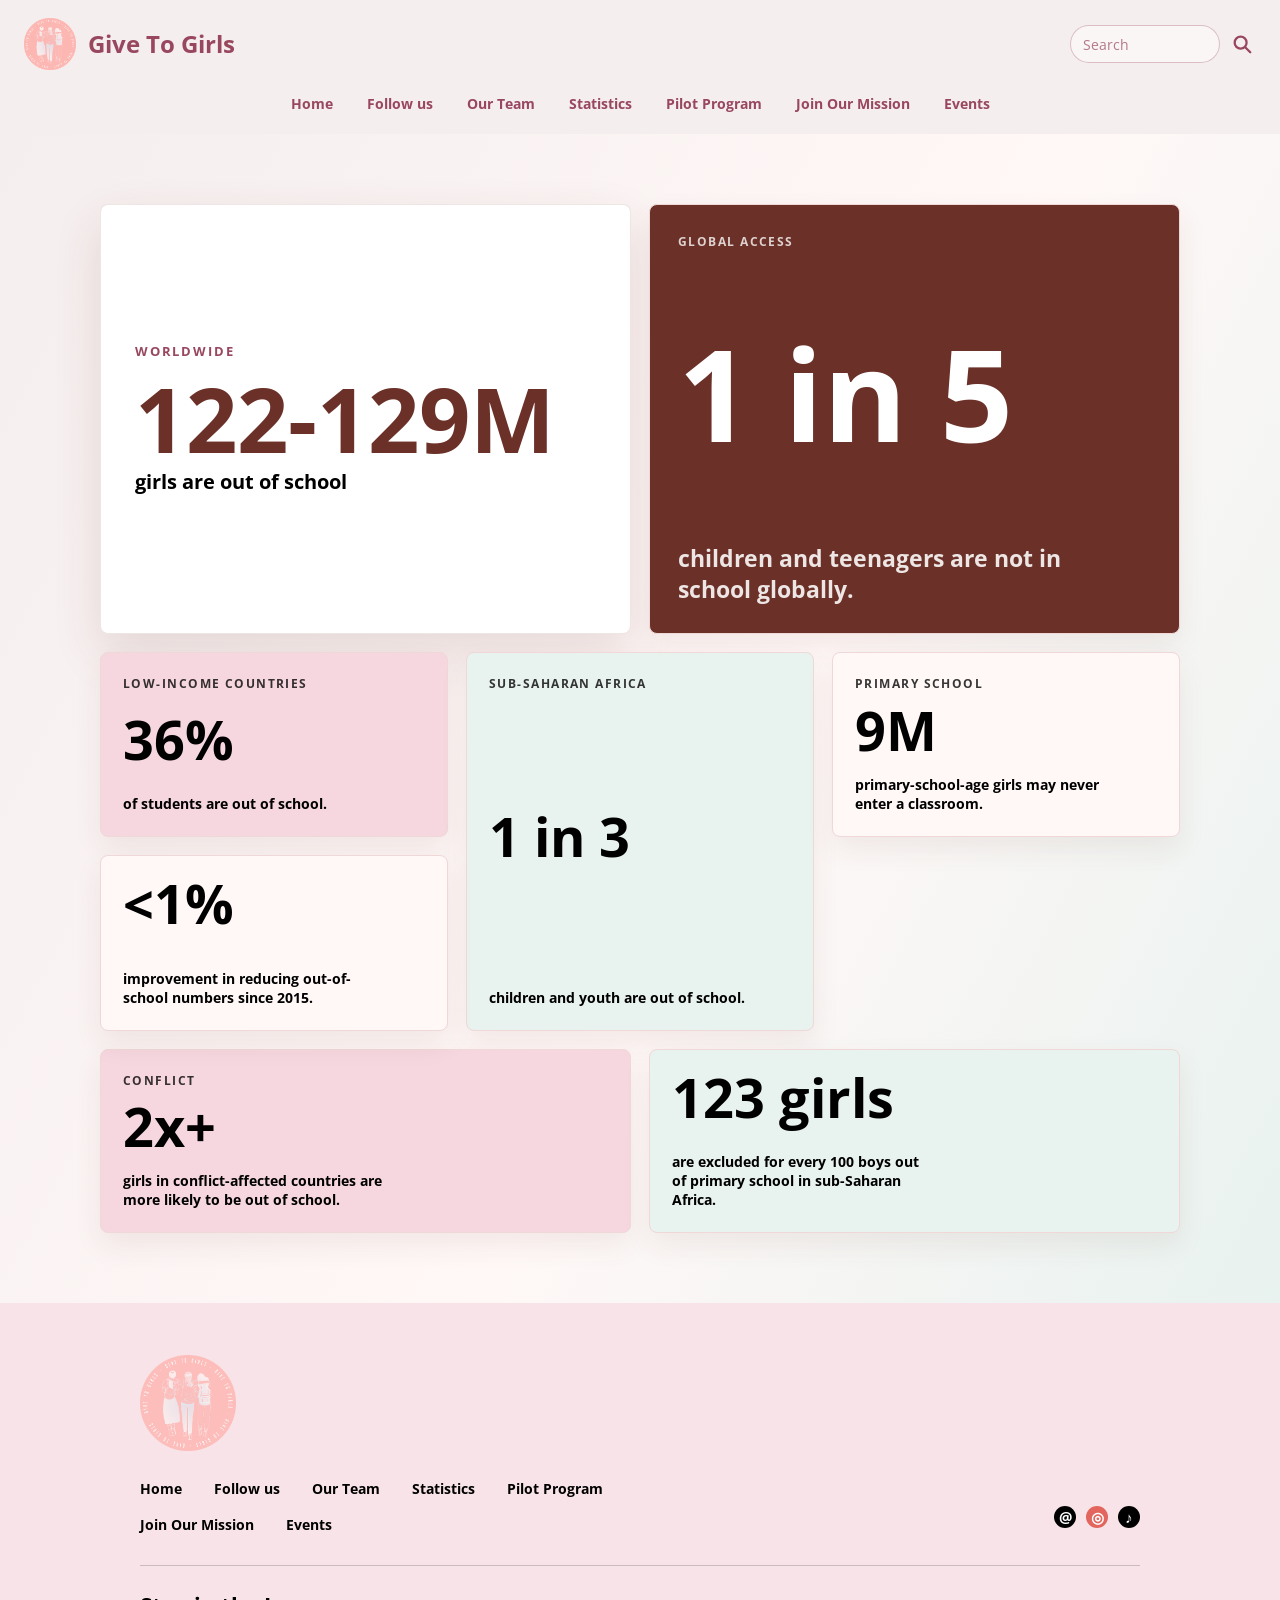
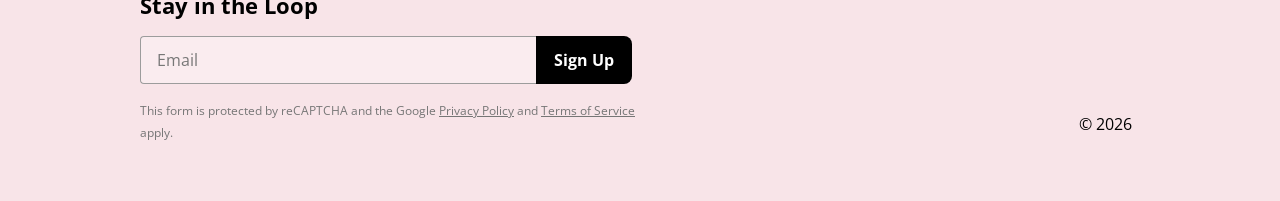
<file: statistics.html>
<!DOCTYPE html>
<html lang="en">
<head>
  <meta charset="UTF-8">
  <meta name="viewport" content="width=device-width, initial-scale=1.0">
  <title>Statistics | GiveToGirls</title>
  <link rel="preconnect" href="https://fonts.googleapis.com">
  <link rel="preconnect" href="https://fonts.gstatic.com" crossorigin>
  <link href="https://fonts.googleapis.com/css2?family=Open+Sans:wght@400;600;700&display=swap" rel="stylesheet">
  <link rel="stylesheet" href="styles.css?v=search">
</head>
<body>
  <header class="site-header">
    <div class="header-inner">
      <a class="site-title" href="index.html">
        <img src="gfg-footer-logo.png" alt="GiveToGirls logo">
        <span>Give To Girls</span>
      </a>
      <nav class="main-nav" aria-label="Main navigation">
        <a href="index.html">Home</a>
        <a href="follow-us.html">Follow us</a>
        <a href="our-team.html">Our Team</a>
        <a href="statistics.html">Statistics</a>
        <a href="pilot-program.html">Pilot Program</a>
        <a href="contact-us.html">Join Our Mission</a>
        <a href="events.html">Events</a>
      </nav>
      <form class="search-form" action="search.html" method="get" role="search">
        <input class="search-input" type="search" name="q" placeholder="Search" aria-label="Search site">
        <button class="search-button" type="submit" aria-label="Search">
          <svg viewBox="0 0 24 24" aria-hidden="true">
            <circle cx="10.5" cy="10.5" r="6.5"></circle>
            <path d="M15.5 15.5 21 21"></path>
          </svg>
        </button>
      </form>
    </div>
  </header>

  <main>
    <section class="stats-dashboard page-section">
      <div class="stats-dashboard-inner">
        <div class="stats-only-grid">
          <div class="stats-spotlight" aria-label="Girls worldwide out of school">
            <span>Worldwide</span>
            <strong>122-129M</strong>
            <p>girls are out of school</p>
          </div>
          <article class="stats-board-main">
            <span class="stat-tag">Global access</span>
            <strong>1 in 5</strong>
            <p>children and teenagers are not in school globally.</p>
          </article>
          <article class="stat-feature-card pink-stat compact-stat">
            <span class="stat-tag">Low-income countries</span>
            <strong>36%</strong>
            <p>of students are out of school.</p>
          </article>
          <article class="stat-feature-card green-stat tall-stat">
            <span class="stat-tag">Sub-Saharan Africa</span>
            <strong>1 in 3</strong>
            <p>children and youth are out of school.</p>
          </article>
          <article class="stat-feature-card compact-stat">
            <span class="stat-tag">Primary school</span>
            <strong>9M</strong>
            <p>primary-school-age girls may never enter a classroom.</p>
          </article>
          <article class="stat-feature-card pink-stat wide-small-stat">
            <span class="stat-tag">Conflict</span>
            <strong>2x+</strong>
            <p>girls in conflict-affected countries are more likely to be out of school.</p>
          </article>
          <article class="stat-feature-card green-stat wide-small-stat">
            <strong>123 girls</strong>
            <p>are excluded for every 100 boys out of primary school in sub-Saharan Africa.</p>
          </article>
          <article class="stat-feature-card compact-stat">
            <strong>&lt;1%</strong>
            <p>improvement in reducing out-of-school numbers since 2015.</p>
          </article>
        </div>
      </div>
    </section>

  </main>

  <footer class="site-footer">
    <div class="footer-main">
      <div class="footer-top">
        <div class="footer-left">
          <a href="index.html" class="footer-logo-link" aria-label="GiveToGirls logo">
            <img class="footer-logo" src="gfg-footer-logo.png" alt="GiveToGirls logo">
          </a>
          <nav class="footer-nav" aria-label="Footer navigation">
            <a href="index.html">Home</a>
            <a href="follow-us.html">Follow us</a>
            <a href="our-team.html">Our Team</a>
            <a href="statistics.html">Statistics</a>
            <a href="pilot-program.html">Pilot Program</a>
            <a href="contact-us.html">Join Our Mission</a>
            <a href="events.html">Events</a>
          </nav>
        </div>
        <div class="social-links" aria-label="Social links">
          <a href="mailto:givetogirlss@gmail.com" aria-label="Email"><span>@</span></a>
          <a class="instagram" href="https://www.instagram.com/givetogirlss" aria-label="Instagram"><span>◎</span></a>
          <a href="https://www.tiktok.com/@givetogirls" aria-label="TikTok"><span>♪</span></a>
        </div>
      </div>
      <div class="footer-divider"></div>
      <div class="newsletter">
        <h2>Stay in the Loop</h2>
        <form class="newsletter-form" action="https://formspree.io/f/xvzlljde" method="post">
          <input type="email" name="email" placeholder="Email" aria-label="Email">
          <input type="hidden" name="_subject" value="New Give To Girls newsletter signup">
          <button type="submit">Sign Up</button>
        </form>
        <p class="recaptcha">This form is protected by reCAPTCHA and the Google <a href="https://policies.google.com/privacy">Privacy Policy</a> and <a href="https://policies.google.com/terms">Terms of Service</a> apply.</p>
      </div>
      <p class="copyright">&copy; 2026</p>
    </div>
  </footer>  <script src="form-handler.js?v=forms"></script>

</body>
</html>
</file>
<file: styles.css>
:root {
  --white: #ffffff;
  --paper: #f7f7f7;
  --mission-bg: #f5eeee;
  --footer-bg: #f8e4e8;
  --square-bg: #313a40;
  --text: #000000;
  --mission-text: #6b3128;
  --header-pink: #98475f;
  --muted: #767676;
  --line: rgba(0, 0, 0, 0.2);
}

* {
  box-sizing: border-box;
}

html {
  scroll-behavior: smooth;
  scroll-padding-top: 24px;
}

body {
  margin: 0;
  color: var(--text);
  background: var(--white);
  font-family: "Open Sans", Arial, sans-serif;
  font-size: 16px;
  line-height: 1.45;
}

a {
  color: inherit;
  text-decoration: none;
}

img {
  display: block;
  max-width: 100%;
}

.site-header {
  background: var(--mission-bg);
}

.header-inner {
  width: 100%;
  min-height: 118px;
  margin: 0 auto;
  padding: 18px 24px 20px;
  display: grid;
  grid-template-columns: auto 1fr auto;
  align-items: center;
  gap: 24px;
}

.site-title {
  justify-self: start;
  grid-column: 1;
  grid-row: 1;
  display: inline-flex;
  align-items: center;
  gap: 12px;
  color: var(--header-pink);
  font-size: 24px;
  font-weight: 700;
  line-height: 1.2;
}

.site-title img {
  width: 52px;
  height: 52px;
  object-fit: contain;
}

.main-nav {
  grid-row: 2;
  grid-column: 1 / -1;
  justify-content: center;
  display: flex;
  align-items: center;
  gap: 34px;
  font-size: 14px;
  font-weight: 700;
  color: var(--header-pink);
}

.search-form {
  justify-self: end;
  grid-column: 3;
  display: flex;
  align-items: center;
  gap: 8px;
}

.search-input {
  width: 150px;
  height: 38px;
  padding: 0 12px;
  border: 1px solid rgba(152, 71, 95, 0.32);
  border-radius: 999px;
  background: rgba(255, 255, 255, 0.48);
  color: var(--header-pink);
  font: inherit;
  font-size: 14px;
}

.search-input::placeholder {
  color: rgba(152, 71, 95, 0.72);
}

.search-input:focus {
  outline: 3px solid rgba(152, 71, 95, 0.14);
  border-color: var(--header-pink);
}

.search-button {
  width: 28px;
  height: 28px;
  padding: 0;
  display: grid;
  place-items: center;
  background: transparent;
  border: 0;
  color: var(--header-pink);
  cursor: pointer;
}

.search-button svg {
  width: 22px;
  height: 22px;
  fill: none;
  stroke: currentColor;
  stroke-width: 2.5;
  stroke-linecap: round;
}

.search-results {
  display: grid;
  gap: 16px;
  margin-top: 28px;
}

.search-result {
  display: block;
  padding: 20px;
  border: 1px solid #efd8d7;
  border-radius: 4px;
  background: #f7eeee;
}

.search-result strong {
  display: block;
  margin-bottom: 6px;
  color: var(--mission-text);
  font-size: 1.2rem;
}

.search-result span,
.search-empty {
  color: var(--text);
  font-size: 1rem;
  line-height: 1.5;
}

.hero {
  position: relative;
  width: min(960px, calc(100% - 48px));
  min-height: auto;
  margin: 0 auto;
  padding: 58px 0 34px;
  display: grid;
  grid-template-columns: 1fr;
  align-items: center;
  justify-items: center;
  gap: 30px;
  text-align: center;
}

.hero-copy {
  display: flex;
  width: min(760px, 100%);
  flex-direction: column;
  align-items: center;
  justify-content: center;
  text-align: center;
}

.hero .hero-kicker {
  margin: 0 0 12px;
  color: var(--header-pink);
  font-size: 13px;
  font-weight: 700;
  letter-spacing: 0.14em;
  text-transform: uppercase;
}

.hero-image {
  width: min(760px, 100%);
  margin: 0;
  padding: 12px;
  border: 1px solid #efd8d7;
  border-radius: 28px;
  background: #fff8f7;
  box-shadow: 0 18px 42px rgba(107, 49, 40, 0.12);
}

.hero h1 {
  max-width: 760px;
  margin: 0 0 14px;
  color: var(--mission-text);
  font-size: clamp(2.8rem, 6.2vw, 5.4rem);
  font-weight: 700;
  line-height: 1.02;
}

.hero p {
  max-width: 340px;
  margin: 0 0 30px;
  font-size: 18px;
}

.hero-actions {
  display: flex;
  flex-wrap: wrap;
  justify-content: center;
  gap: 12px;
}

.donate-button,
.learn-button {
  min-width: 132px;
  min-height: 48px;
  display: inline-flex;
  align-items: center;
  justify-content: center;
  padding: 12px 22px;
  border: 2px solid var(--mission-text);
  border-radius: 999px;
  font-weight: 700;
}

.donate-button {
  background: var(--mission-text);
  color: #fff;
}

.learn-button {
  background: #fff;
  color: var(--mission-text);
}

.hero-image img {
  width: 100%;
  aspect-ratio: 4 / 3;
  border-radius: 16px;
  object-fit: cover;
}

.mission {
  background: var(--mission-bg);
}

.mission-inner {
  width: min(670px, calc(100% - 48px));
  margin: 0 auto;
  padding: 46px 0 48px;
  color: var(--mission-text);
  text-align: center;
}

.mission h2 {
  margin: 0 0 14px;
  font-size: 37px;
  font-weight: 400;
  line-height: 1.2;
}

.mission p {
  margin: 0;
  font-size: 20px;
  line-height: 1.32;
}

.info-section {
  background: var(--white);
}

.muted-info {
  background: var(--mission-bg);
}

.info-inner {
  width: min(998px, calc(100% - 48px));
  margin: 0 auto;
  padding: 54px 0;
}

.info-inner h2 {
  margin: 0 0 16px;
  font-size: 31px;
  font-weight: 400;
  line-height: 1.25;
}

.info-inner p {
  margin: 0;
  font-size: 17px;
  line-height: 1.5;
}

.page-section {
  min-height: 440px;
}

.page-title {
  margin: 0 0 18px;
  font-size: 37px;
  font-weight: 400;
  line-height: 1.2;
}

.page-copy {
  max-width: 720px;
}

.section-kicker {
  margin: 0 0 12px;
  color: var(--header-pink);
  font-size: 13px;
  font-weight: 700;
  letter-spacing: 0.14em;
  text-transform: uppercase;
}

.link-buttons {
  margin-top: 28px;
  display: flex;
  flex-wrap: wrap;
  gap: 12px;
}

.link-buttons a {
  min-height: 46px;
  display: inline-flex;
  align-items: center;
  justify-content: center;
  padding: 10px 18px;
  border: 2px solid #000;
  border-radius: 8px;
  background: #fff;
  font-weight: 700;
}

.page-cta {
  margin-top: 28px;
}

.simple-grid,
.stat-grid {
  margin-top: 28px;
  display: grid;
  grid-template-columns: repeat(3, 1fr);
  gap: 24px;
}

.simple-grid h3 {
  margin: 0 0 8px;
  font-size: 17px;
}

.social-hero {
  background:
    linear-gradient(115deg, #fff8f7 0%, #f5eeee 52%, #e8f2ef 100%);
  overflow: hidden;
}

.social-hero-inner,
.team-hero-inner {
  width: min(1080px, calc(100% - 48px));
  margin: 0 auto;
  padding: 72px 0;
}

.social-hero-copy .page-title,
.team-copy .page-title {
  max-width: 720px;
  color: var(--mission-text);
  font-size: clamp(2.5rem, 5vw, 4.6rem);
  font-weight: 700;
  line-height: 1.02;
}

.social-hero-copy .page-copy,
.team-copy .page-copy {
  max-width: 620px;
  font-size: 19px;
}

.social-actions a {
  border-color: var(--mission-text);
  border-radius: 999px;
  color: var(--mission-text);
}

.social-actions a:first-child {
  background: var(--mission-text);
  color: #fff;
}

.team-role-card span {
  display: block;
  color: #3d746b;
  font-size: 12px;
  font-weight: 700;
  letter-spacing: 0.12em;
  text-transform: uppercase;
}

.signal-section,
.team-roles-section {
  background: #fff;
}

.signal-inner,
.team-roles-inner,
.share-strip-inner,
.team-invite-inner {
  width: min(1080px, calc(100% - 48px));
  margin: 0 auto;
  padding: 62px 0;
}

.signal-heading {
  display: flex;
  align-items: end;
  justify-content: space-between;
  gap: 24px;
}

.signal-heading h2 {
  max-width: 520px;
  margin: 0;
  color: var(--mission-text);
  font-size: clamp(2rem, 3.6vw, 3rem);
  font-weight: 700;
  line-height: 1.08;
}

.channel-grid,
.team-role-grid {
  margin-top: 30px;
  display: grid;
  grid-template-columns: repeat(3, 1fr);
  gap: 18px;
}

.channel-card,
.team-role-card {
  min-height: 292px;
  padding: 26px;
  display: flex;
  flex-direction: column;
  justify-content: space-between;
  border: 1px solid #efd8d7;
  border-radius: 8px;
  background: #fff8f7;
  box-shadow: 0 10px 26px rgba(107, 49, 40, 0.07);
}

.channel-mark {
  width: 54px;
  height: 54px;
  display: grid;
  place-items: center;
  border-radius: 50%;
  background: var(--mission-text);
  color: #fff;
  font-weight: 700;
}

.channel-card h3,
.team-role-card h3 {
  margin: 20px 0 8px;
  color: var(--mission-text);
  font-size: 22px;
}

.team-role-card p {
  margin: 0;
  font-size: 15px;
  line-height: 1.55;
}

.channel-card strong {
  margin-top: 22px;
  color: #3d746b;
  font-size: 15px;
}

.instagram-channel {
  background: #f8e4e8;
}

.tiktok-channel {
  background: #f6d7df;
}

.share-strip,
.team-invite {
  background: var(--mission-text);
  color: #fff;
}

.share-strip-inner,
.team-invite-inner {
  display: grid;
  grid-template-columns: 1fr auto;
  align-items: center;
  gap: 24px;
}

.team-invite-inner {
  display: block;
  padding: 34px 0;
}

.share-strip h2,
.team-invite h2 {
  margin: 0;
  font-size: clamp(1.8rem, 3.2vw, 2.7rem);
  line-height: 1.1;
}

.share-strip p,
.team-invite p {
  max-width: 560px;
  margin: 10px 0 0;
  color: rgba(255, 255, 255, 0.84);
}

.share-strip .donate-button,
.team-invite .donate-button {
  border-color: #fff;
  background: #fff;
  color: var(--mission-text);
}

.team-invite .donate-button {
  width: 100%;
  min-height: 96px;
  font-size: clamp(1.5rem, 4vw, 2.6rem);
  border-radius: 8px;
}

.team-hero {
  background: #f5eeee;
  overflow: hidden;
}

.team-stats {
  margin-top: 30px;
  display: grid;
  grid-template-columns: repeat(3, 1fr);
  gap: 12px;
}

.team-stats div {
  min-height: 92px;
  padding: 16px;
  border: 1px solid rgba(107, 49, 40, 0.14);
  border-radius: 8px;
  background: rgba(255, 255, 255, 0.52);
}

.team-stats strong,
.team-stats span {
  display: block;
}

.team-stats strong {
  color: var(--mission-text);
  font-size: 19px;
}

.team-stats span {
  margin-top: 4px;
  font-size: 13px;
  font-weight: 600;
}

.team-role-grid {
  grid-template-columns: repeat(4, 1fr);
}

.team-role-card {
  min-height: 250px;
}

.simple-grid p,
.stat-grid p {
  font-size: 15px;
}

.stat-list {
  margin: 30px 0 0;
  padding: 0;
  display: grid;
  grid-template-columns: repeat(5, 1fr);
  gap: 14px;
  list-style: none;
}

.stat-list li {
  min-height: 178px;
  padding: 20px 16px;
  display: flex;
  flex-direction: column;
  justify-content: center;
  border: 1px solid #efd8d7;
  border-radius: 4px;
  background: #f7eeee;
  text-align: center;
}

.stat-list strong {
  display: block;
  margin-bottom: 12px;
  color: var(--mission-text);
  font-size: clamp(2rem, 3.4vw, 3.35rem);
  font-weight: 700;
  line-height: 0.95;
}

.stat-list span {
  display: block;
  font-size: 13px;
  font-weight: 600;
  line-height: 1.38;
}

.stats-dashboard-inner,
.stats-action-inner {
  width: min(1080px, calc(100% - 48px));
  margin: 0 auto;
}

.stats-spotlight {
  min-height: 300px;
  padding: 34px;
  display: flex;
  flex-direction: column;
  justify-content: center;
  border: 1px solid rgba(107, 49, 40, 0.12);
  border-radius: 8px;
  background: #ffffff;
  box-shadow: 0 20px 48px rgba(107, 49, 40, 0.14);
}

.stats-spotlight span {
  color: var(--header-pink);
  font-size: 13px;
  font-weight: 700;
  letter-spacing: 0.14em;
  text-transform: uppercase;
}

.stats-spotlight strong {
  margin: 16px 0 8px;
  color: var(--mission-text);
  font-size: clamp(3.4rem, 7vw, 5.6rem);
  line-height: 0.92;
}

.stats-spotlight p {
  margin: 0;
  font-size: 20px;
  font-weight: 700;
}

.stats-dashboard {
  background:
    linear-gradient(118deg, #f5eeee 0%, #fff8f7 58%, #e8f2ef 100%);
}

.stats-dashboard-inner {
  padding: 70px 0;
}

.stats-only-grid {
  display: grid;
  grid-template-columns: repeat(6, 1fr);
  grid-auto-flow: dense;
  gap: 18px;
}

.stats-board-main,
.stat-feature-card {
  padding: 28px;
  display: flex;
  flex-direction: column;
  justify-content: space-between;
  border: 1px solid #efd8d7;
  border-radius: 8px;
  background: #fff8f7;
  box-shadow: 0 12px 28px rgba(107, 49, 40, 0.08);
}

.stats-board-main {
  min-height: 430px;
  grid-column: span 3;
  grid-row: span 2;
  background: var(--mission-text);
  color: #fff;
}

.stats-spotlight {
  grid-column: span 3;
  grid-row: span 2;
}

.stat-feature-card {
  min-height: 176px;
  padding: 22px;
}

.compact-stat {
  grid-column: span 2;
}

.tall-stat {
  grid-column: span 2;
  grid-row: span 2;
}

.wide-small-stat {
  grid-column: span 3;
}

.pink-stat {
  background: #f6d7df;
}

.green-stat {
  background: #e8f2ef;
}

.stat-tag {
  display: block;
  margin-bottom: 12px;
  color: inherit;
  font-size: 12px;
  font-weight: 700;
  letter-spacing: 0.12em;
  text-transform: uppercase;
  opacity: 0.78;
}

.stats-board-main strong,
.stat-feature-card strong {
  display: block;
  font-size: clamp(2.25rem, 4.2vw, 4rem);
  line-height: 0.95;
}

.stats-board-main strong {
  font-size: clamp(4.6rem, 10vw, 8.8rem);
}

.stats-board-main p,
.stat-feature-card p {
  max-width: 260px;
  margin: 20px 0 0;
  font-size: 14px;
  font-weight: 700;
  line-height: 1.35;
}

.stats-board-main p {
  max-width: 420px;
  color: rgba(255, 255, 255, 0.88);
  font-size: 23px;
}

.stats-action {
  background: var(--mission-text);
  color: #fff;
}

.stats-action-inner {
  padding: 60px 0;
  display: grid;
  grid-template-columns: 1fr auto;
  align-items: center;
  gap: 24px;
}

.stats-action h2 {
  margin: 0;
  font-size: clamp(1.8rem, 3.2vw, 2.7rem);
  line-height: 1.1;
}

.stats-action p {
  max-width: 640px;
  margin: 10px 0 0;
  color: rgba(255, 255, 255, 0.84);
}

.stats-action .donate-button {
  border-color: #fff;
  background: #fff;
  color: var(--mission-text);
}

.stat-grid strong {
  display: block;
  margin-bottom: 8px;
  color: var(--mission-text);
  font-size: 42px;
  font-weight: 400;
  line-height: 1;
}

.pilot-section {
  min-height: 620px;
  color: var(--mission-text);
}

.pilot-inner {
  text-align: center;
}

.pilot-hero {
  width: min(820px, 100%);
  margin: 0 auto;
}

.pilot-kicker {
  margin: 0 0 12px;
  color: var(--header-pink);
  font-size: 13px;
  font-weight: 700;
  letter-spacing: 0.14em;
  text-transform: uppercase;
}

.pilot-lede {
  max-width: 760px;
  margin: 0 auto;
  font-size: 20px;
  line-height: 1.5;
}

.pilot-lede strong {
  color: var(--mission-text);
  font-weight: 700;
}

.pilot-card-grid {
  margin: 42px auto 0;
  display: grid;
  grid-template-columns: repeat(3, 1fr);
  gap: 18px;
  color: var(--text);
}

.pilot-card {
  min-height: 260px;
  padding: 26px 22px;
  display: flex;
  flex-direction: column;
  align-items: center;
  justify-content: center;
  border: 1px solid #efd8d7;
  border-radius: 18px;
  background: #fff8f7;
  box-shadow: 0 14px 32px rgba(107, 49, 40, 0.08);
  text-align: center;
}

.pilot-number {
  width: 48px;
  height: 48px;
  margin-bottom: 18px;
  display: grid;
  place-items: center;
  border-radius: 50%;
  background: #f8e4e8;
  color: var(--mission-text);
  font-size: 15px;
  font-weight: 700;
}

.pilot-card h3 {
  margin: 0 0 10px;
  color: var(--mission-text);
  font-size: 20px;
}

.pilot-card p {
  margin: 0;
  font-size: 15px;
  line-height: 1.55;
}

.pilot-path {
  width: min(820px, 100%);
  margin: 34px auto 0;
  padding: 18px;
  display: grid;
  grid-template-columns: repeat(3, 1fr);
  gap: 10px;
  border-radius: 999px;
  background: #ffffff;
  color: var(--mission-text);
}

.pilot-path div {
  padding: 12px 14px;
  border-radius: 999px;
  background: #f8e4e8;
}

.pilot-path strong,
.pilot-path span {
  display: block;
}

.pilot-path strong {
  font-size: 17px;
}

.pilot-path span {
  margin-top: 3px;
  font-size: 12px;
  font-weight: 600;
}

.contact-section {
  background: var(--paper);
}

.contact-inner {
  width: min(998px, calc(100% - 48px));
  margin: 0 auto;
  padding: 48px 0 47px;
  display: grid;
  grid-template-columns: 424px 492px;
  gap: 82px;
}

.contact-text h2 {
  margin: 0 0 18px;
  font-size: 27px;
  font-weight: 400;
}

.contact-text p {
  max-width: 400px;
  margin: 0;
  font-size: 16px;
  line-height: 1.35;
}

.contact-form {
  display: grid;
  gap: 16px;
}

.contact-form input,
.contact-form textarea,
.newsletter-form input {
  width: 100%;
  border: 1px solid #9c9c9c;
  border-radius: 4px;
  background: #fff;
  color: #000;
  font: inherit;
}

.contact-form input {
  height: 48px;
  padding: 0 16px;
}

.contact-form textarea {
  min-height: 96px;
  padding: 13px 16px;
  resize: vertical;
}

.contact-form ::placeholder,
.newsletter-form ::placeholder {
  color: #777;
  opacity: 1;
}

.form-note {
  margin: 8px 0 -10px;
  font-size: 14px;
  line-height: 1.55;
}

.recaptcha {
  margin: 0;
  color: var(--muted);
  font-size: 12px;
  line-height: 1.85;
}

.recaptcha a {
  text-decoration: underline;
}

.submit-button {
  width: 104px;
  height: 48px;
  margin-top: 4px;
  border: 0;
  border-radius: 8px;
  background: var(--mission-text);
  color: #fff;
  font: inherit;
  font-weight: 700;
  cursor: pointer;
}

.submit-button:hover,
.newsletter-form button:hover {
  opacity: 0.86;
}

.form-success {
  margin: 6px 0 0;
  color: var(--mission-text);
  font-weight: 700;
}

.join-section {
  background: var(--mission-bg);
  color: var(--mission-text);
}

.join-inner {
  width: min(980px, calc(100% - 48px));
  margin: 0 auto;
  padding: 78px 0 70px;
  text-align: center;
}

.join-title {
  max-width: 760px;
  margin: 0 auto 30px;
  font-size: clamp(2.25rem, 4.4vw, 3.15rem);
  font-weight: 400;
  line-height: 1.12;
}

.join-copy {
  max-width: 820px;
  margin: 0 auto 52px;
  font-size: clamp(1.25rem, 2.4vw, 1.95rem);
  line-height: 1.32;
}

.join-form {
  width: min(720px, 100%);
  margin: 0 auto;
  display: grid;
  gap: 26px;
}

.join-form input,
.join-form textarea {
  width: 100%;
  border: 2px solid #8f8989;
  border-radius: 6px;
  background: transparent;
  color: var(--text);
  font: inherit;
  font-size: 1.45rem;
}

.join-form input {
  height: 72px;
  padding: 0 24px;
}

.join-form textarea {
  min-height: 150px;
  padding: 24px;
  resize: vertical;
}

.join-form ::placeholder {
  color: #777;
  opacity: 1;
}

.join-form .form-note {
  margin: 20px 0 -8px;
  font-size: clamp(1rem, 1.8vw, 1.45rem);
  line-height: 1.55;
}

.join-form .recaptcha {
  color: #a78989;
  font-size: clamp(0.9rem, 1.5vw, 1.12rem);
}

.join-form .submit-button {
  width: 150px;
  height: 70px;
  margin: 8px auto 0;
  font-size: 1.45rem;
}

.site-footer {
  background: var(--footer-bg);
}

.footer-main {
  position: relative;
  width: min(1000px, calc(100% - 48px));
  margin: 0 auto;
  padding: 52px 0 56px;
}

.footer-top {
  display: flex;
  justify-content: space-between;
  align-items: flex-end;
  gap: 32px;
}

.footer-left {
  max-width: 560px;
}

.footer-logo {
  width: 96px;
  height: 96px;
  object-fit: contain;
  opacity: 0.85;
}

.footer-nav {
  margin-top: 28px;
  display: flex;
  flex-wrap: wrap;
  gap: 16px 32px;
  font-size: 14px;
  font-weight: 700;
}

.social-links {
  display: flex;
  gap: 10px;
  margin-bottom: 7px;
}

.social-links a {
  width: 22px;
  height: 22px;
  display: grid;
  place-items: center;
  border-radius: 50%;
  background: #000;
  color: #fff;
  font-size: 15px;
  font-weight: 700;
  line-height: 1;
}

.social-links .instagram {
  background: #e2665e;
}

.footer-divider {
  height: 1px;
  margin: 30px 0 24px;
  background: rgba(0, 0, 0, 0.18);
}

.newsletter h2 {
  margin: 0 0 14px;
  font-size: 22px;
  font-weight: 700;
}

.newsletter-form {
  width: min(492px, 100%);
  display: grid;
  grid-template-columns: 1fr 96px;
}

.newsletter-form input {
  height: 48px;
  padding: 0 16px;
  border-right: 0;
  border-radius: 4px 0 0 4px;
  background: rgba(255, 255, 255, 0.28);
}

.newsletter-form button {
  border: 0;
  border-radius: 0 8px 8px 0;
  background: #000;
  color: #fff;
  font: inherit;
  font-weight: 700;
}

.newsletter .recaptcha {
  width: min(510px, 100%);
  margin-top: 16px;
}

.copyright {
  position: absolute;
  right: 8px;
  bottom: 64px;
  margin: 0;
  font-size: 16px;
}

@media (max-width: 880px) {
  .header-inner {
    height: auto;
    padding: 18px 16px 20px;
    grid-template-columns: auto 1fr auto;
  }

  .main-nav {
    grid-column: 1 / -1;
    order: 3;
    gap: 18px 26px;
    flex-wrap: wrap;
  }

  .search-form {
    grid-column: 3;
  }

  .search-input {
    width: 120px;
  }

  .hero {
    min-height: auto;
    grid-template-columns: 1fr;
    gap: 28px;
    padding: 42px 0 34px;
  }

  .hero-copy {
    min-height: auto;
  }

  .hero-image {
    order: -1;
    margin: 0;
  }

  .contact-inner {
    grid-template-columns: 1fr;
    gap: 28px;
  }

  .join-inner {
    padding: 58px 0;
  }

  .simple-grid,
  .stat-grid,
  .pilot-card-grid,
  .pilot-path,
  .social-hero-inner,
  .team-hero-inner,
  .stats-only-grid,
  .channel-grid,
  .team-role-grid,
  .share-strip-inner,
  .stats-action-inner,
  .team-invite-inner {
    grid-template-columns: 1fr;
  }

  .pilot-path {
    border-radius: 18px;
  }

  .pilot-path div {
    border-radius: 14px;
  }

  .stat-list {
    grid-template-columns: repeat(2, 1fr);
  }

  .share-strip-inner,
  .stats-action-inner,
  .team-invite-inner {
    align-items: start;
  }

  .stats-only-grid {
    grid-template-columns: repeat(2, 1fr);
    gap: 12px;
  }

  .stats-board-main,
  .stats-spotlight,
  .compact-stat,
  .tall-stat,
  .wide-small-stat {
    grid-column: auto;
    grid-row: auto;
  }

  .stats-dashboard-inner {
    padding: 34px 0;
  }

  .stats-spotlight,
  .stats-board-main,
  .stat-feature-card {
    min-height: 168px;
    padding: 18px;
    border-radius: 8px;
  }

  .stats-spotlight strong {
    font-size: clamp(2.5rem, 9vw, 4rem);
  }

  .stats-board-main strong {
    font-size: clamp(3rem, 12vw, 5rem);
  }

  .stat-feature-card strong {
    font-size: clamp(2rem, 7vw, 3.3rem);
  }

  .stats-spotlight p,
  .stats-board-main p,
  .stat-feature-card p {
    max-width: 100%;
    margin-top: 14px;
    font-size: 13px;
    line-height: 1.28;
  }

  .stats-board-main p {
    font-size: 15px;
  }

  .stat-tag,
  .stats-spotlight span {
    font-size: 10px;
    letter-spacing: 0.12em;
  }

}

@media (max-width: 600px) {
  .header-inner,
  .hero,
  .mission-inner,
  .contact-inner,
  .footer-main,
  .social-hero-inner,
  .signal-inner,
  .team-hero-inner,
  .team-roles-inner,
  .stats-dashboard-inner,
  .stats-action-inner,
  .share-strip-inner,
  .team-invite-inner {
    width: min(100% - 32px, 1000px);
  }

  .main-nav {
    font-size: 13px;
  }

  .search-form {
    grid-column: 1 / -1;
    justify-self: stretch;
    order: 4;
  }

  .search-input {
    flex: 1;
    width: 100%;
  }

  .hero h1 {
    font-size: 42px;
  }

  .hero p {
    font-size: 16px;
  }

  .hero-actions {
    width: 100%;
  }

  .donate-button,
  .learn-button {
    width: 100%;
  }

  .mission h2 {
    font-size: 31px;
  }

  .mission p {
    font-size: 17px;
  }

  .stat-list {
    grid-template-columns: 1fr;
  }

  .stat-list li {
    min-height: 150px;
  }

  .social-hero-inner,
  .team-hero-inner,
  .signal-inner,
  .team-roles-inner,
  .stats-dashboard-inner,
  .stats-action-inner,
  .share-strip-inner,
  .team-invite-inner {
    padding: 44px 0;
  }

  .social-hero-copy .page-title,
  .team-copy .page-title {
    font-size: 38px;
  }

  .social-hero-copy .page-copy,
  .team-copy .page-copy {
    font-size: 16px;
  }

  .signal-heading {
    display: block;
  }

  .channel-card,
  .team-role-card,
  .stat-feature-card,
  .stats-board-main {
    min-height: 0;
  }

  .stats-only-grid {
    grid-template-columns: repeat(2, minmax(0, 1fr));
    gap: 10px;
  }

  .stats-board-main,
  .stats-spotlight,
  .compact-stat,
  .tall-stat,
  .wide-small-stat {
    grid-column: auto;
    grid-row: auto;
  }

  .stats-spotlight {
    min-height: 146px;
    padding: 16px;
  }

  .stats-spotlight strong {
    font-size: clamp(2.25rem, 12vw, 3.6rem);
  }

  .stats-spotlight p {
    font-size: 13px;
  }

  .stats-board-main,
  .stat-feature-card {
    padding: 16px;
  }

  .stats-board-main {
    min-height: 146px;
  }

  .stat-feature-card {
    min-height: 126px;
  }

  .stats-board-main strong {
    font-size: clamp(2.8rem, 14vw, 4.4rem);
  }

  .stat-feature-card strong {
    font-size: clamp(1.9rem, 9vw, 3rem);
  }

  .stats-board-main p {
    font-size: 13px;
  }

  .stat-feature-card p {
    max-width: 100%;
    margin-top: 12px;
    font-size: 12px;
  }

  .stat-tag {
    font-size: 9px;
    letter-spacing: 0.09em;
  }

  .team-stats {
    grid-template-columns: 1fr;
  }

  .footer-top {
    align-items: flex-start;
    flex-direction: column;
  }

  .newsletter-form {
    grid-template-columns: 1fr;
    gap: 10px;
  }

  .newsletter-form input,
  .newsletter-form button {
    border: 1px solid #9c9c9c;
    border-radius: 4px;
  }

  .newsletter-form button {
    height: 48px;
    border-color: #000;
  }

  .copyright {
    position: static;
    margin-top: 28px;
  }

  .join-form input,
  .join-form textarea {
    font-size: 1rem;
  }

  .join-form input {
    height: 56px;
  }
}

@media (max-width: 420px) {
  .stats-only-grid {
    grid-template-columns: 1fr;
  }

  .stats-spotlight,
  .stats-board-main,
  .stat-feature-card {
    min-height: 0;
  }
}
</file>
